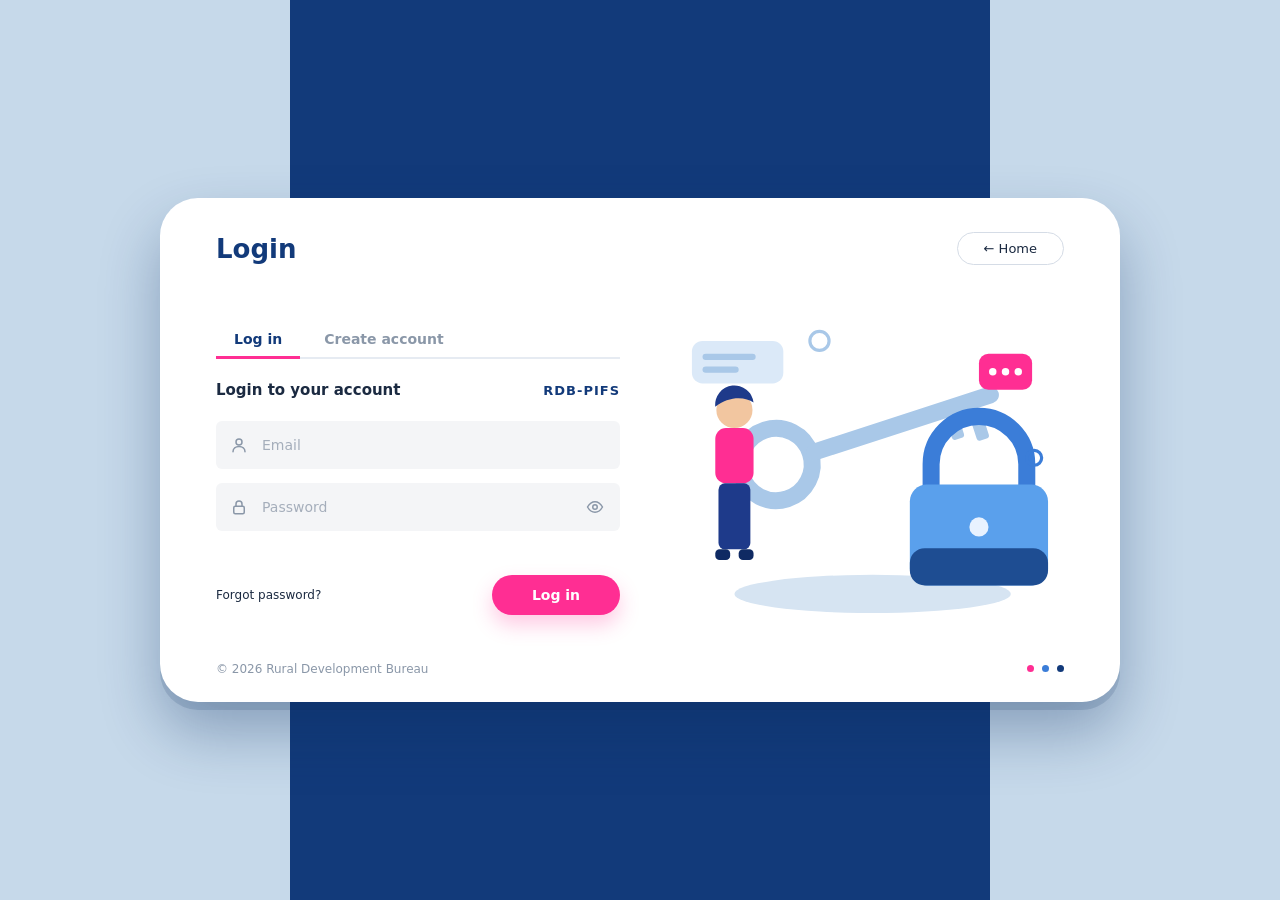
<file: add-project.html>
<!DOCTYPE html>
<html lang="en">
<head>
    <meta charset="UTF-8">
    <meta name="viewport" content="width=device-width, initial-scale=1.0">
<<<<<<< HEAD
    <title>RDB-PIFS | Add Project</title>
    <link rel="stylesheet" href="css/add-project.css">
    <script src="js/auth.js"></script>
    <script src="js/add-project.js" defer></script>
=======
    <title>RDB-PIFS | Project Management</title>
    <link rel="stylesheet" href="add-project.css">
    <script src="add-project.js" defer></script>
>>>>>>> df5dd00aa051ae69dc090580882ac9b2e7d2adc4
</head>
<body>

<header class="top-header">
    <a class="brand" href="index.html">
        <img src="https://rdb.gov.lk/static/media/logo.060498f8276ee7cfda0d.jpeg"
             alt="Rural Development Bureau Logo">
        <span>
            <strong>RDB-PIFS</strong>
            <small>Project Information System</small>
        </span>
    </a>
<<<<<<< HEAD
    <div class="header-actions">
        <a href="all-projects.html" class="back-link">All Projects</a>
        <a href="dashboard.html" class="back-link">← Dashboard</a>
    </div>
=======
    <a href="index.html" class="back-link">← Dashboard</a>
>>>>>>> df5dd00aa051ae69dc090580882ac9b2e7d2adc4
</header>

<main class="page-container">
    <div class="page-title">
        <div>
            <span class="eyebrow">RURAL DEVELOPMENT BUREAU</span>
            <h1>Project Information Management</h1>
            <p>Enter, manage, filter and report rural development project information.</p>
        </div>
    </div>

    <form id="projectForm">
        <section class="form-section">
            <h2>Project Information</h2>
            <p class="section-description">Enter the project identity and responsible officers.</p>

            <div class="form-grid">
                <div class="field">
                    <label for="projectId">Project Number / ID</label>
                    <input id="projectId" name="projectId"
                           placeholder="Auto-generated if left blank">
                </div>
                <div class="field">
                    <label for="projectName">Project Name *</label>
                    <input id="projectName" name="projectName" required>
                </div>
                <div class="field">
                    <label for="district">District *</label>
                    <select id="district" name="district" required>
                        <option value="">Select District</option>
                    </select>
                </div>
                <div class="field">
                    <label for="division">DS Division *</label>
                    <select id="division" name="division" required disabled>
                        <option value="">Select District First</option>
                    </select>
                </div>
                <div class="field">
                    <label for="gsDivision">GN Division *</label>
                    <select id="gsDivision" name="gsDivision" required disabled>
                        <option value="">Select DS Division First</option>
                    </select>
                </div>
                <div class="field">
                    <label for="sector">Development Sector *</label>
                    <select id="sector" name="sector" required>
                        <option value="">Select Sector</option>
                        <option>Road Development</option>
                        <option>Water Supply</option>
                        <option>Agriculture</option>
                        <option>Irrigation</option>
                        <option>Education</option>
                        <option>Health</option>
                        <option>Community Development</option>
                        <option>Housing</option>
                        <option>Livelihood Development</option>
                        <option>Other</option>
                    </select>
                </div>
                <div class="field">
                    <label for="responsiblePerson">Responsible Person</label>
                    <input id="responsiblePerson" name="responsiblePerson">
                </div>
                <div class="field">
                    <label for="projectDate">Project Date</label>
                    <input id="projectDate" name="projectDate" type="date">
                </div>
                <div class="field">
                    <label for="projectStatus">Overall Status *</label>
                    <select id="projectStatus" name="projectStatus" required>
                        <option>Pending</option>
                        <option>Ongoing</option>
                        <option>Completed</option>
                        <option>Rejected</option>
                    </select>
                </div>
<<<<<<< HEAD
                <div class="field">
                    <label for="progress">Progress (%)</label>
                    <input type="number" id="progress" name="progress" min="0" max="100" value="0">
                </div>
=======
>>>>>>> df5dd00aa051ae69dc090580882ac9b2e7d2adc4
                <div class="field full-width">
                    <label for="description">Project Description</label>
                    <textarea id="description" name="description" rows="3"
                        placeholder="Objectives, activities and expected benefits"></textarea>
                </div>
            </div>
        </section>

        <section class="form-section">
            <h2>Conceptual Approval — Annexure 01</h2>
            <p class="section-description">Record proposals received and decisions made during conceptual approval.</p>

            <div class="form-grid">
                <div class="field">
                    <label for="receivedDS">DS proposals received</label>
                    <input type="number" id="receivedDS" name="receivedDS" min="0" value="0">
                </div>
                <div class="field">
                    <label for="receivedGN">GN proposals received</label>
                    <input type="number" id="receivedGN" name="receivedGN" min="0" value="0">
                </div>
                <div class="field">
                    <label for="approvedGN">GN divisions approved</label>
                    <input type="number" id="approvedGN" name="approvedGN" min="0" value="0">
                </div>
                <div class="field">
                    <label for="rejectedGN">GN divisions rejected</label>
                    <input type="number" id="rejectedGN" name="rejectedGN" min="0" value="0">
                </div>
                <div class="field">
                    <label for="conceptProjects">Total projects</label>
                    <input type="number" id="conceptProjects" name="conceptProjects" min="0" value="0">
                </div>
                <div class="field">
                    <label for="estimatedCost">Estimated cost (LKR)</label>
                    <input type="number" id="estimatedCost" name="estimatedCost"
                           min="0" step="0.01" value="0">
                </div>
            </div>
        </section>

        <section class="form-section">
            <h2>Approved to Implement — Annexure 02</h2>
            <p class="section-description">Record approved proposals, beneficiaries and project costs.</p>

            <div class="form-grid">
                <div class="field">
                    <label for="approvedDS">DS proposals approved</label>
                    <input type="number" id="approvedDS" name="approvedDS" min="0" value="0">
                </div>
                <div class="field">
                    <label for="approvedGS">GN proposals approved</label>
                    <input type="number" id="approvedGS" name="approvedGS" min="0" value="0">
                </div>
                <div class="field">
                    <label for="approvedProjects">Projects approved</label>
                    <input type="number" id="approvedProjects" name="approvedProjects" min="0" value="0">
                </div>
                <div class="field">
                    <label for="beneficiaries">Direct beneficiaries</label>
                    <input type="number" id="beneficiaries" name="beneficiaries" min="0" value="0">
                </div>
                <div class="field">
                    <label for="projectValue">Project value (LKR)</label>
                    <input type="number" id="projectValue" name="projectValue"
                           min="0" step="0.01" value="0">
                </div>
                <div class="field">
                    <label for="approvedCost">Approved cost (LKR)</label>
                    <input type="number" id="approvedCost" name="approvedCost"
                           min="0" step="0.01" value="0">
                </div>
                <div class="field">
                    <label for="uncoveredDivisions">Divisions not covered by Praja Shakthi</label>
                    <input type="number" id="uncoveredDivisions"
                           name="uncoveredDivisions" min="0" value="0">
                </div>
                <div class="field">
                    <label for="approvedProjectValue">Approved project value (LKR)</label>
                    <input type="number" id="approvedProjectValue"
                           name="approvedProjectValue" min="0" step="0.01" value="0">
                </div>
            </div>
        </section>

        <section class="form-section">
            <h2>Allocation and Special Projects</h2>
            <p class="section-description">Record financial allocations, CDCs and tractor-related projects.</p>

            <div class="form-grid">
                <div class="field">
                    <label for="approvedAllocation">Approved allocation (LKR)</label>
                    <input type="number" id="approvedAllocation"
                           name="approvedAllocation" min="0" step="0.01" value="0">
                </div>
                <div class="field">
                    <label for="cdcsEstablished">CDCs established</label>
                    <input type="number" id="cdcsEstablished"
                           name="cdcsEstablished" min="0" value="0">
                </div>
                <div class="field">
                    <label for="tractorProjects">Number of tractor projects</label>
                    <input type="number" id="tractorProjects"
                           name="tractorProjects" min="0" value="0">
                </div>
                <div class="field">
                    <label for="tractorDetails">Tractor project details</label>
                    <select id="tractorDetails" name="tractorDetails">
                        <option value="">Select details</option>
                        <option>New tractor project</option>
                        <option>Tractor purchase</option>
                        <option>Tractor allocation</option>
                        <option>Repair or maintenance</option>
                        <option>Other</option>
                        <option>Not applicable</option>
                    </select>
                </div>
                <div class="field">
                    <label for="tractorQuantity">Number of tractors</label>
                    <input type="number" id="tractorQuantity"
                           name="tractorQuantity" min="0" value="0">
                </div>
                <div class="field">
                    <label for="tractorCost">Tractor project cost (LKR)</label>
                    <input type="number" id="tractorCost" name="tractorCost"
                           min="0" step="0.01" value="0">
                </div>
            </div>
        </section>

        <div class="form-actions">
            <button type="reset" class="btn btn-light">Clear Form</button>
            <button type="submit" class="btn btn-primary">Save Project</button>
        </div>
        <p id="formMessage" role="status" aria-live="polite"></p>
    </form>

<<<<<<< HEAD
    <section class="report-section">
        <div class="report-heading">
            <div>
                <h2>Project Records & Reports</h2>
                <p>Filter saved records and export the matching results.</p>
            </div>
            <button type="button" id="exportReport" class="btn btn-success">
                Export CSV Report
            </button>
        </div>

        <div class="filter-grid">
            <div class="field">
                <label for="searchProjects">Search</label>
                <input id="searchProjects" placeholder="Project name or ID">
            </div>
            <div class="field">
                <label for="filterDistrict">District</label>
                <select id="filterDistrict">
                    <option value="">All Districts</option>
                </select>
            </div>
            <div class="field">
                <label for="filterStatus">Status</label>
                <select id="filterStatus">
                    <option value="">All Statuses</option>
                    <option>Pending</option>
                    <option>Ongoing</option>
                    <option>Completed</option>
                    <option>Rejected</option>
                </select>
            </div>
            <div class="field">
                <label for="filterFrom">From date</label>
                <input type="date" id="filterFrom">
            </div>
            <div class="field">
                <label for="filterTo">To date</label>
                <input type="date" id="filterTo">
            </div>
            <div class="field filter-button-field">
                <label>&nbsp;</label>
                <button type="button" id="clearFilters" class="btn btn-light">
                    Clear Filters
                </button>
            </div>
        </div>

        <div class="table-wrap">
            <table>
                <thead>
                    <tr>
                        <th>Project ID</th>
                        <th>Project Name</th>
                        <th>District</th>
                        <th>DS Division</th>
                        <th>GN Division</th>
                        <th>Status</th>
                        <th>Estimated Cost (LKR)</th>
                        <th>Actions</th>
                    </tr>
                </thead>
                <tbody id="projectTableBody"></tbody>
            </table>
        </div>
        <p id="recordCount" class="record-count">No saved records.</p>
    </section>
=======
>>>>>>> df5dd00aa051ae69dc090580882ac9b2e7d2adc4

    <footer>
        © <span id="year"></span> RDB-PIFS · Rural Development Bureau
    </footer>
</main>
</body>
</html>
</file>
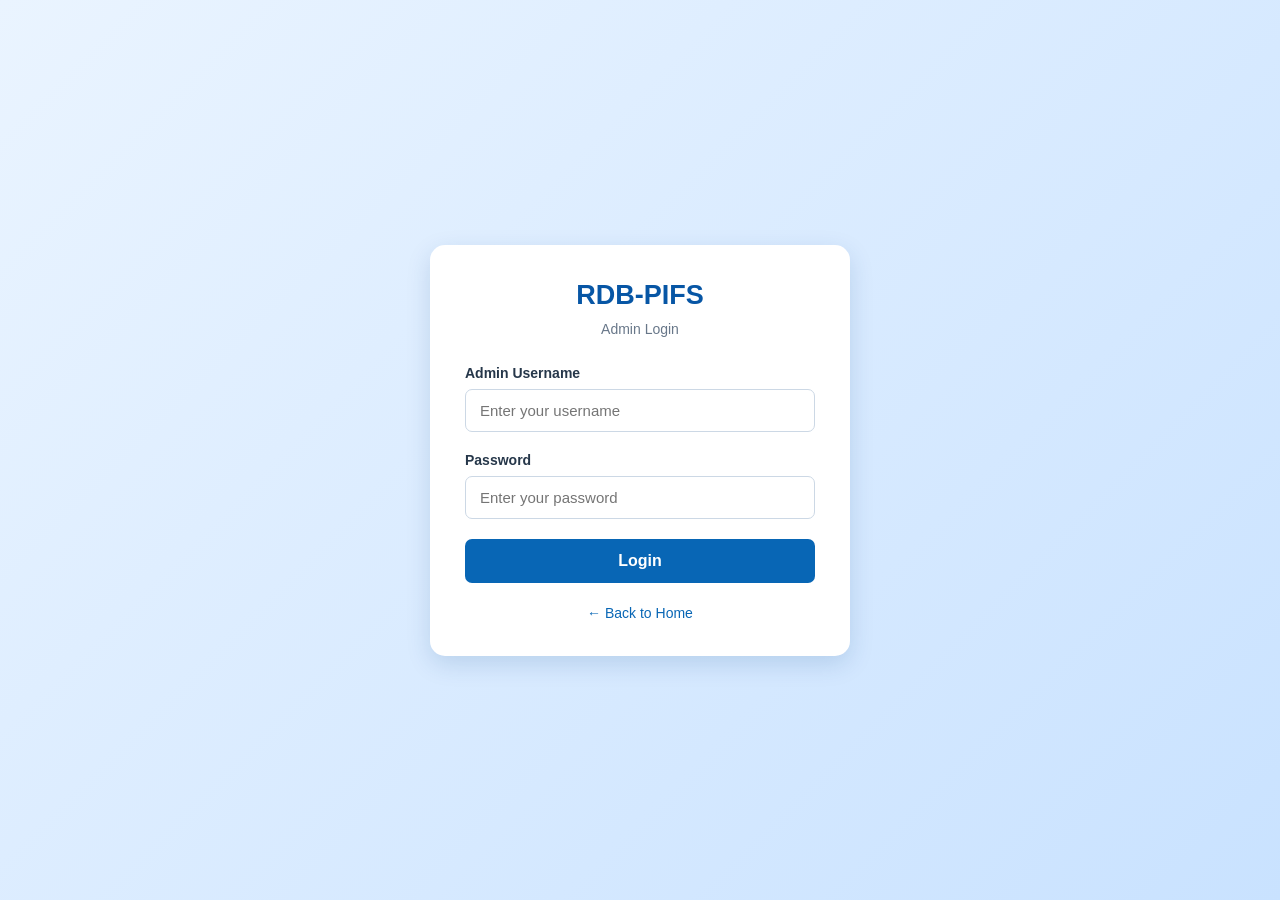
<file: admin-login.html>
<!DOCTYPE html>
<html lang="en">
<head>
    <meta charset="UTF-8">
    <meta name="viewport" content="width=device-width, initial-scale=1.0">

    <title>Admin Login | RDB-PIFS</title>

    <!-- Connect CSS file -->
    <link rel="stylesheet" href="login.css">
    
</head>

<body>

    <div class="login-container">

        <h1>RDB-PIFS</h1>

        <p class="login-subtitle">
            Admin Login
        </p>

        <form id="loginForm">

            <label for="username">Admin Username</label>
            <input
                type="text"
                id="username"
                name="username"
                placeholder="Enter your username"
                autocomplete="username"
                required
            >

            <label for="password">Password</label>
            <input
                type="password"
                id="password"
                name="password"
                placeholder="Enter your password"
                autocomplete="current-password"
                required
            >

            <button type="submit">Login</button>

            <p id="loginMessage" role="alert"></p>

        </form>

        <a href="home.html" class="back-home">
            ← Back to Home
        </a>

    </div>

    <!-- Connect JavaScript file -->
    <script src="login.js"></script>

</body>
</html>
</file>
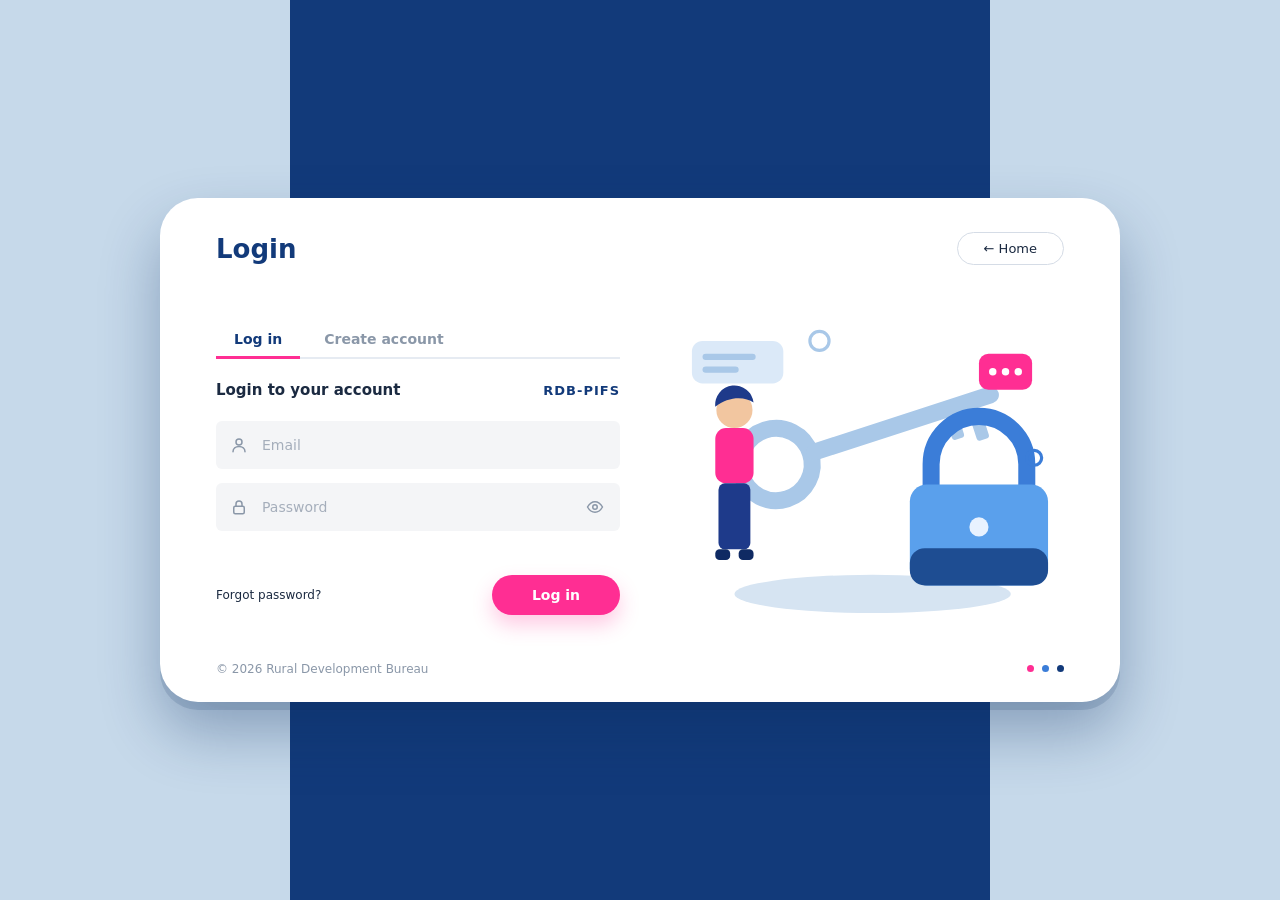
<file: all-projects.html>
<!DOCTYPE html>
<html lang="en">
<head>
    <meta charset="UTF-8">
    <meta name="viewport" content="width=device-width, initial-scale=1.0">

    <title>RDB-PIFS | All Projects</title>

    <link rel="stylesheet" href="css/add-project.css">
    <link rel="stylesheet" href="css/all-projects.css">

    <script src="js/auth.js"></script>
    <script src="js/all-projects.js" defer></script>
</head>
<body>

    <!-- Header -->
    <header class="top-header">
        <a class="brand" href="index.html">
            <img
                src="https://rdb.gov.lk/static/media/logo.060498f8276ee7cfda0d.jpeg"
                alt="Rural Development Bureau Logo"
            >
            <span>
                <strong>RDB-PIFS</strong>
                <small>Project Information System</small>
            </span>
        </a>

        <div class="header-actions">
            <a href="dashboard.html" class="back-link">← Dashboard</a>

            <a href="add-project.html" class="btn btn-add">
                + Add Project
            </a>
        </div>
    </header>

    <!-- Main Content -->
    <main class="projects-container">

        <section class="report-section">

            <div class="report-heading">
                <div>
                    <h2>All Project Records & Reports</h2>
                    <p>Filter saved records and export the matching results.</p>
                </div>

                <button
                    type="button"
                    id="exportReport"
                    class="btn btn-success"
                >
                    Export CSV Report
                </button>
            </div>

            <!-- Filters -->
            <div class="filter-grid">

                <div class="field">
                    <label for="searchProjects">Search</label>
                    <input
                        type="text"
                        id="searchProjects"
                        placeholder="Project name or ID"
                    >
                </div>

                <div class="field">
                    <label for="filterDistrict">District</label>
                    <select id="filterDistrict">
                        <option value="">All Districts</option>
                    </select>
                </div>

                <div class="field">
                    <label for="filterStatus">Status</label>
                    <select id="filterStatus">
                        <option value="">All Statuses</option>
                        <option value="Pending">Pending</option>
                        <option value="Ongoing">Ongoing</option>
                        <option value="Completed">Completed</option>
                        <option value="Rejected">Rejected</option>
                    </select>
                </div>

                <div class="field">
                    <label for="filterFrom">From date</label>
                    <input type="date" id="filterFrom">
                </div>

                <div class="field">
                    <label for="filterTo">To date</label>
                    <input type="date" id="filterTo">
                </div>

                <div class="field filter-button-field">
                    <label>&nbsp;</label>
                    <button
                        type="button"
                        id="clearFilters"
                        class="btn btn-light"
                    >
                        Clear Filters
                    </button>
                </div>

            </div>

            <!-- Project Table -->
            <div class="table-wrap">
                <table>
                    <thead>
                        <tr>
                            <th>Project ID</th>
                            <th>Project Name</th>
                            <th>District</th>
                            <th>DS Division</th>
                            <th>GN Division</th>
                            <th>Status</th>
                            <th>Estimated Cost (LKR)</th>
                            <th>Actions</th>
                        </tr>
                    </thead>

                    <tbody id="projectTableBody">
                        <!-- Project records loaded using JavaScript -->
                    </tbody>
                </table>
            </div>

            <p id="recordCount" class="record-count">
                No saved records.
            </p>

        </section>

    </main>

</body>
</html>
</file>
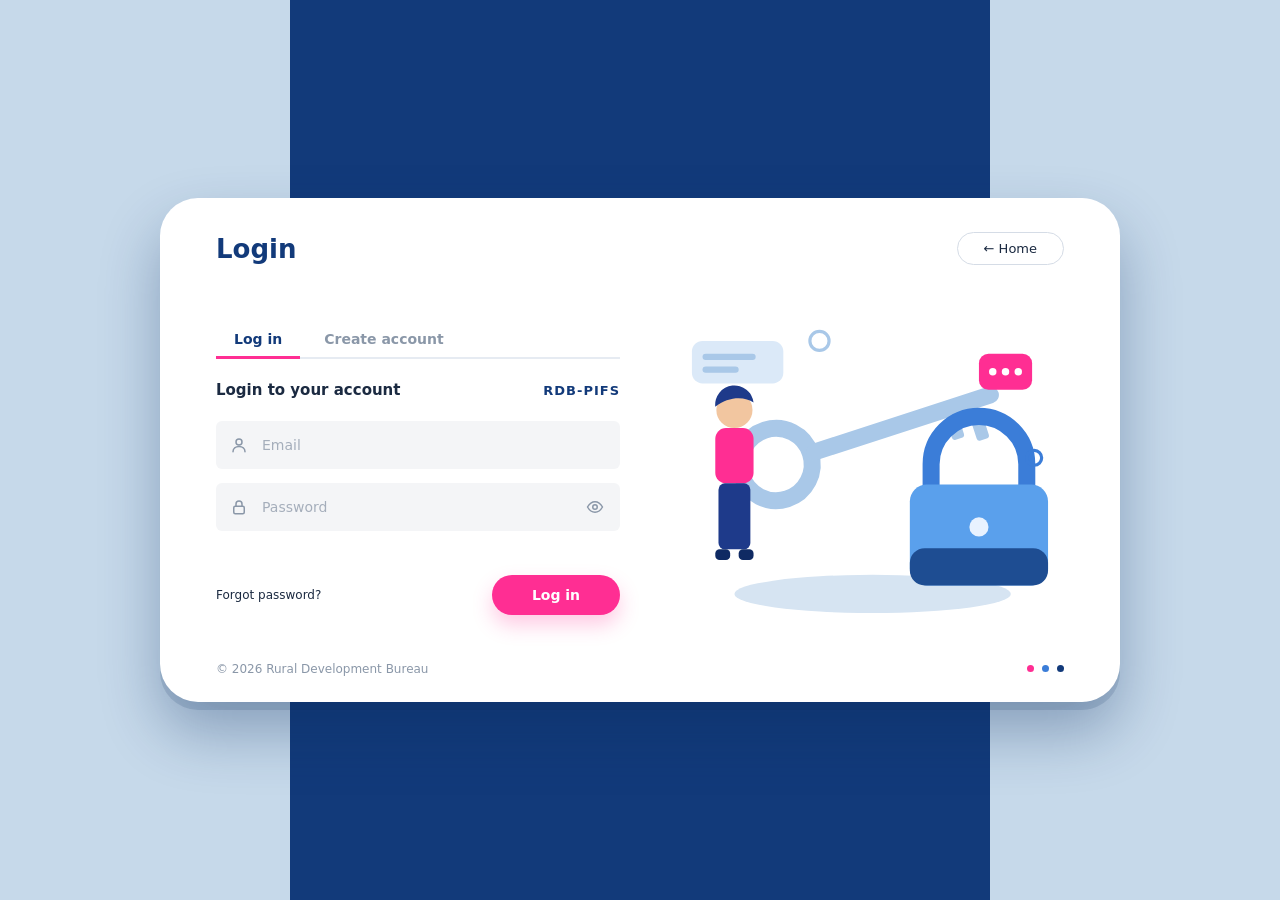
<file: dashboard.html>
<!DOCTYPE html>
<html lang="en">
<head>
    <meta charset="UTF-8">
    <meta name="viewport" content="width=device-width, initial-scale=1.0">
    <title>RDB-PIFS | Dashboard</title>
    <link rel="stylesheet" href="css/style.css">
    <link rel="stylesheet" href="css/dashboard.css">
    <script src="js/auth.js"></script>
    <script src="js/main.js" defer></script>
    <script src="js/dashboard.js" defer></script>
</head>
<body>

<header class="site-header">
    <a class="brand" href="index.html">
        <img class="brand-logo" src="https://rdb.gov.lk/static/media/logo.060498f8276ee7cfda0d.jpeg" alt="Rural Development Bureau logo">
        <span>RDB-PIFS</span>
    </a>
    <button class="nav-toggle" type="button" aria-label="Open menu" aria-expanded="false">&#9776;</button>
    <nav class="site-nav" id="siteNav">
        <a href="dashboard.html" class="active">Dashboard</a>
        
        <a href="districts.html">District Summary</a>
        <a href="#progress-charts">Progress</a>
        <a href="#concept-summary">Concept Approval</a>
        <a href="#implementation-summary">Implementation</a>
        <a href="all-projects.html">All Projects</a>
        <a href="add-project.html">+ Add Project</a>
        
        <a href="login.html" class="btn-login" data-logout>Logout</a>
    </nav>
</header>

<main class="dash-main">
    <h1>Dashboard</h1>

    <section class="summary-cards">
        <div class="card"><span>Total projects</span><strong id="totalProjects">0</strong></div>
        <div class="card"><span>Pending</span><strong id="pendingProjects">0</strong></div>
        <div class="card"><span>Ongoing</span><strong id="ongoingProjects">0</strong></div>
        <div class="card"><span>Completed</span><strong id="completedProjects">0</strong></div>
        <div class="card"><span>Rejected</span><strong id="rejectedProjects">0</strong></div>
    </section>

    <section class="panel" id="progress-charts">
        <h2>Project progress</h2>
        <p class="muted">Based on the saved project records.</p>

        <div class="overall">
            <div class="overall-head"><span>Average progress of all projects</span><strong id="avgProgress">0%</strong></div>
            <div class="bar-track big"><div class="bar-fill fill-progress" id="avgProgressBar" style="width:0%"></div></div>
        </div>

        <div class="chart-grid">
            <div>
                <h3>Projects by status</h3>
                <div id="statusChart" class="chart"></div>
            </div>
            <div>
                <h3>Status by district</h3>
                <div id="districtChart" class="chart"></div>
                <div class="legend">
                    <span><i class="fill-pending"></i>Pending</span><span><i class="fill-ongoing"></i>Ongoing</span>
                    <span><i class="fill-completed"></i>Completed</span><span><i class="fill-rejected"></i>Rejected</span>
                </div>
            </div>
        </div>

        <h3>Progress of each project (latest 10)</h3>
        <div id="projectProgressChart" class="chart"></div>
    </section>

    <section class="panel" id="concept-summary">
        <h2>Concept approval (Annexure 01)</h2>
        <div class="totals">
            <div><span>DS proposals received</span><strong data-sum="receivedDS">0</strong></div>
            <div><span>GN proposals received</span><strong data-sum="receivedGN">0</strong></div>
            <div><span>GN approved</span><strong data-sum="approvedGN">0</strong></div>
            <div><span>GN rejected</span><strong data-sum="rejectedGN">0</strong></div>
            <div><span>Estimated cost (LKR)</span><strong data-sum="estimatedCost">0</strong></div>
        </div>
    </section>

    <section class="panel" id="implementation-summary">
        <h2>Approved to implement (Annexure 02)</h2>
        <div class="totals">
            <div><span>Projects approved</span><strong data-sum="approvedProjects">0</strong></div>
            <div><span>Direct beneficiaries</span><strong data-sum="beneficiaries">0</strong></div>
            <div><span>Approved cost (LKR)</span><strong data-sum="approvedCost">0</strong></div>
            <div><span>Approved allocation (LKR)</span><strong data-sum="approvedAllocation">0</strong></div>
            <div><span>CDCs established</span><strong data-sum="cdcsEstablished">0</strong></div>
        </div>
    </section>

    <section class="panel table-panel" id="division-summary">
        <div class="table-heading">
            <div>
                <h2>Project records</h2>
                <p id="recordCount" class="muted"></p>
            </div>
            <div class="table-buttons">
                <button type="button" id="refreshBtn" class="btn btn-light">Refresh</button>
                <button type="button" id="exportBtn" class="btn btn-success">Export CSV</button>
            </div>
        </div>

        <div class="filters">
            <div class="filter-field">
                <label for="searchInput">Search</label>
                <input id="searchInput" placeholder="Search any column">
            </div>
            <div class="filter-field">
                <label for="districtFilter">District</label>
                <select id="districtFilter"><option value="">All Districts</option></select>
            </div>
            <div class="filter-field">
                <label for="statusFilter">Status</label>
                <select id="statusFilter">
                    <option value="">All Statuses</option>
                    <option>Pending</option>
                    <option>Ongoing</option>
                    <option>Completed</option>
                    <option>Rejected</option>
                </select>
            </div>
            <button type="button" id="clearFilters" class="btn btn-light">Clear Filters</button>
        </div>

        <div class="table-scroll">
            <table>
                <thead id="tableHead"></thead>
                <tbody id="projectsTableBody"></tbody>
            </table>
        </div>
        <p id="emptyState" class="muted" hidden>No matching projects. <a href="add-project.html">Add a project</a>.</p>
    </section>
</main>

<footer class="site-footer">
    <div class="footer-grid">
        <div>
            <h3>Quick Links</h3>
            <ul>
                <li><a href="index.html">Home</a></li>
                <li><a href="about.html">About Us</a></li>
                <li><a href="all-projects.html">Projects</a></li>
                <li><a href="dashboard.html">Dashboard</a></li>
                <li><a href="login.html">Login</a></li>
            </ul>
        </div>
        <div>
            <h3>Important Links</h3>
            <ul>
                <li><a href="https://rdb.gov.lk" target="_blank" rel="noopener">Rural Development Bureau website</a></li>
                <li><a href="https://www.gov.lk" target="_blank" rel="noopener">Sri Lanka Government portal</a></li>
                <li><a href="about.html#rti">Right to Information officers</a></li>
            </ul>
        </div>
        <div>
            <h3>Contact Information</h3>
            <address>
                Rural Development Bureau,<br>
                9th Floor, Sethsiripaya Stage II<br>
                Tel: +94 112887831<br>
                Email: <a href="mailto:dir.rdb.mrsc@sltnet.lk">dir.rdb.mrsc@sltnet.lk</a>
            </address>
        </div>
    </div>
    <p class="footer-bottom">&copy; <span id="year"></span> Rural Development Bureau. All rights reserved.</p>
</footer>
</body>
</html>
</file>
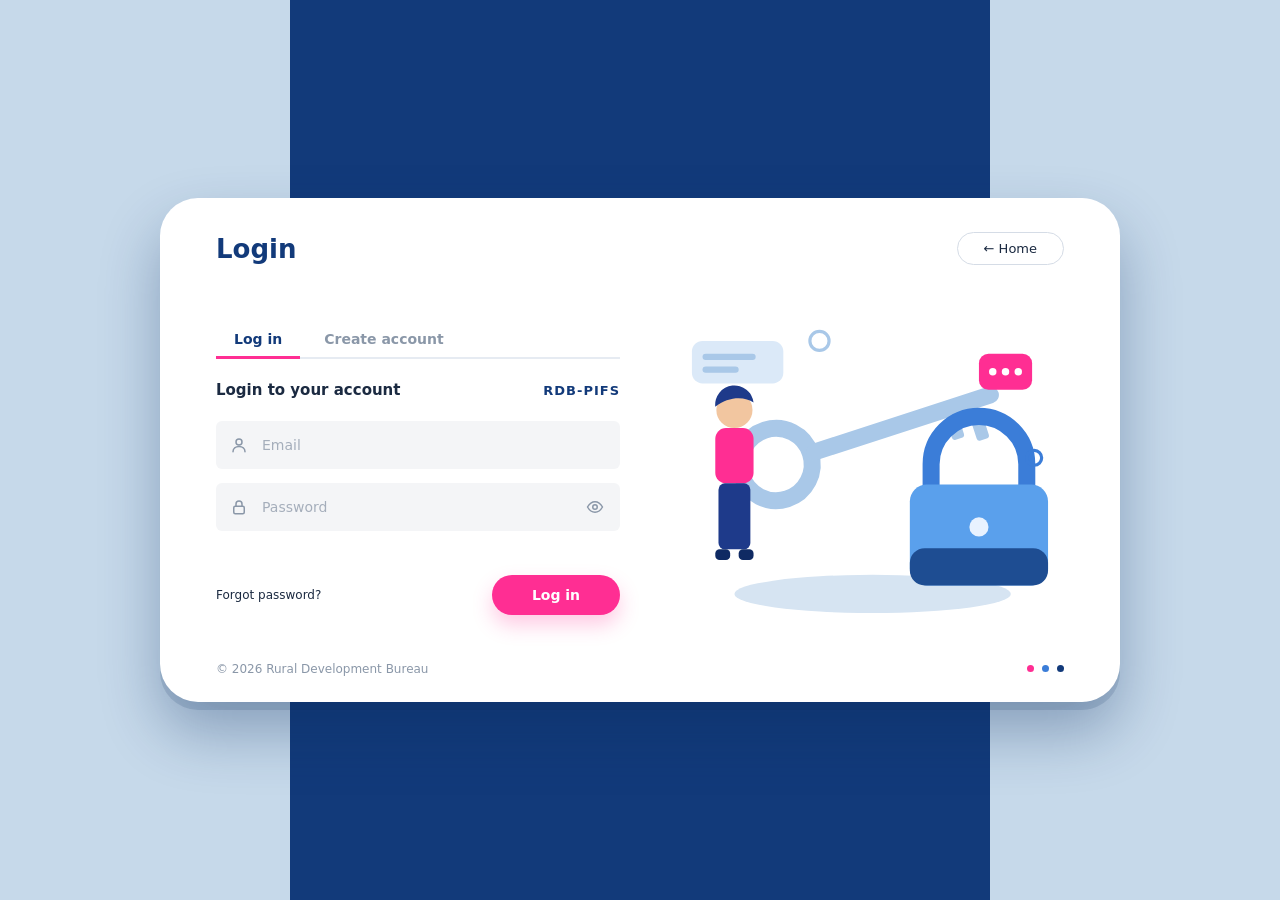
<file: district-summary.html>
<!DOCTYPE html>
<html lang="en">
<head>
    <meta charset="UTF-8">
    <meta name="viewport" content="width=device-width, initial-scale=1.0">
    <title>RDB-PIFS | District</title>

    <link rel="stylesheet" href="css/style.css">             <!-- header + footer -->
    <link rel="stylesheet" href="css/district-summary.css">  <!-- this page -->
    <script src="js/auth.js"></script>
    <script src="js/main.js" defer></script>
    <script src="js/district-summary.js" defer></script>
</head>
<body>

<!-- ===== HEADER (same as dashboard.html) ===== -->
<header class="site-header">
    <a class="brand" href="index.html">
        <img class="brand-logo" src="https://rdb.gov.lk/static/media/logo.060498f8276ee7cfda0d.jpeg" alt="Rural Development Bureau logo">
        <span>RDB-PIFS</span>
    </a>
    <button class="nav-toggle" type="button" aria-label="Open menu" aria-expanded="false">&#9776;</button>
    <nav class="site-nav" id="siteNav">
        <a href="dashboard.html">Dashboard</a>
        <a href="districts.html" class="active">District Summary</a>
        <a href="dashboard.html#progress-charts">Progress</a>
        <a href="dashboard.html#concept-summary">Concept Approval</a>
        <a href="dashboard.html#implementation-summary">Implementation</a>
        <a href="all-projects.html">All Projects</a>
        <a href="add-project.html">+ Add Project</a>
        <a href="login.html" class="btn-login" data-logout>Logout</a>
    </nav>
</header>

<main class="dpage">

    <!-- ===== BACK BUTTON (goes to the 25 districts page) ===== -->
    <a class="btn-back" href="districts.html">&larr; Back to all districts</a>

    <!-- ===== 3 BUTTONS ===== -->
    <div class="top-buttons">
        <button type="button" class="tb tb-approved" id="btnApproved" aria-pressed="true">All approved projects</button>
        <button type="button" class="tb tb-summary" id="btnSummary" aria-pressed="false">District summary</button>
        <a class="tb tb-add" id="btnAdd" href="add-project.html">Add project</a>
    </div>

    <h1 class="dname"><span id="distEn"></span></h1>

    <!-- =====================================================
         VIEW 1: ALL APPROVED PROJECTS (Format 02)
         ===================================================== -->
    <section id="viewApproved" class="card-table">

        <div class="sheet-info">
            <p><b>Programme</b> - 'Prajashakthi' National Movement to Eradicate Poverty</p>
            <p><b>Expenditure Head</b> - 124-2-05-001-2202</p>
            <p><b>District</b> - <span class="distSi"></span></p>
            <p class="note">See the instruction sheet for criteria related to reporting physical progress.</p>
            <p class="sheet-title">Projects approved under Format 02 of Guideline 1/2026</p>
        </div>

        <div class="table-scroll">
            <table class="sheet wide">
                <thead>
                    <tr>
                        <th rowspan="2">S/N</th>
                        <th rowspan="2">Date of the Project Approved</th>
                        <th rowspan="2">District</th>
                        <th rowspan="2">DS Division</th>
                        <th rowspan="2">CDC</th>
                        <th rowspan="2">Project Name</th>
                        <th rowspan="2">Development Approach</th>
                        <th rowspan="2">Sector</th>
                        <th rowspan="2">Sub Sector</th>
                        <th colspan="2">Purchasing of Machinery, Plants and Animals</th>
                        <th rowspan="2">Main Product/s</th>
                        <th rowspan="2">Contribution to Production Economy (No of Units)</th>
                        <th colspan="2">No of Beneficiaries</th>
                        <th rowspan="2">Approved Allocation (Rs.)</th>
                        <th rowspan="2">Physical Progress (%)</th>
                        <th colspan="5">Financial Progress (Rs.)</th>
                        <th rowspan="2">Remarks</th>
                        <th rowspan="2">Format 02</th>
                    </tr>
                    <tr>
                        <th>Item</th>
                        <th>Quantity</th>
                        <th>Direct Beneficiaries</th>
                        <th>Indirect Beneficiaries</th>
                        <th>Mobilization Advance</th>
                        <th>First Payment</th>
                        <th>Second Payment</th>
                        <th>Third Payment</th>
                        <th>Final Payment</th>
                    </tr>
                    <tr class="numrow" id="numRow"></tr>
                </thead>
                <tbody id="approvedBody"></tbody>
            </table>
        </div>
        <p class="empty" id="emptyApproved" hidden>No approved projects saved for this district yet.</p>
    </section>

    <!-- =====================================================
         VIEW 2: DISTRICT SUMMARY (DS division summary)
         ===================================================== -->
    <section id="viewSummary" class="card-table" hidden>

        <div class="sheet-info center">
            <p class="sheet-title">'Prajashakthi' National Movement to Eradicate Poverty - Implementation of Development Projects - 2026</p>
            <p>Progress as at <span id="asAt2"></span></p>
            <p><b>District</b> - <span class="distSi"></span></p>
        </div>

        <div class="table-scroll">
            <table class="sheet wide">
                <thead>
                    <tr>
                        <th rowspan="2">#</th>
                        <th rowspan="2">DS Division</th>
                        <th rowspan="2">No. of Approved Projects</th>
                        <th rowspan="2">No. of Direct Beneficiaries</th>
                        <th rowspan="2">Approved Allocation (Rs.)</th>
                        <th colspan="10">Physical Stage</th>
                        <th rowspan="2">Physical Progress (%)</th>
                        <th colspan="5">Financial Progress</th>
                        <th rowspan="2">Financial Progress (%)</th>
                    </tr>
                    <tr>
                        <th>A</th><th>B1</th><th>B2</th><th>B3</th><th>B4</th>
                        <th>C</th><th>D</th><th>E</th><th>F</th><th>G</th>
                        <th>Mobilization Advance (Rs.)</th>
                        <th>First Payment (Rs.)</th>
                        <th>Second Payment (Rs.)</th>
                        <th>Third Payment (Rs.)</th>
                        <th>Final Payment (Rs.)</th>
                    </tr>
                </thead>
                <tbody id="summaryBody"></tbody>
            </table>
        </div>
        <p class="empty" id="emptySummary" hidden>No approved projects saved for this district yet.</p>
    </section>

</main>

<!-- ===== FOOTER (same as dashboard.html) ===== -->
<footer class="site-footer">
    <p class="footer-bottom">&copy; <span id="year"></span> Rural Development Bureau. All rights reserved.</p>
</footer>

</body>
</html>
</file>
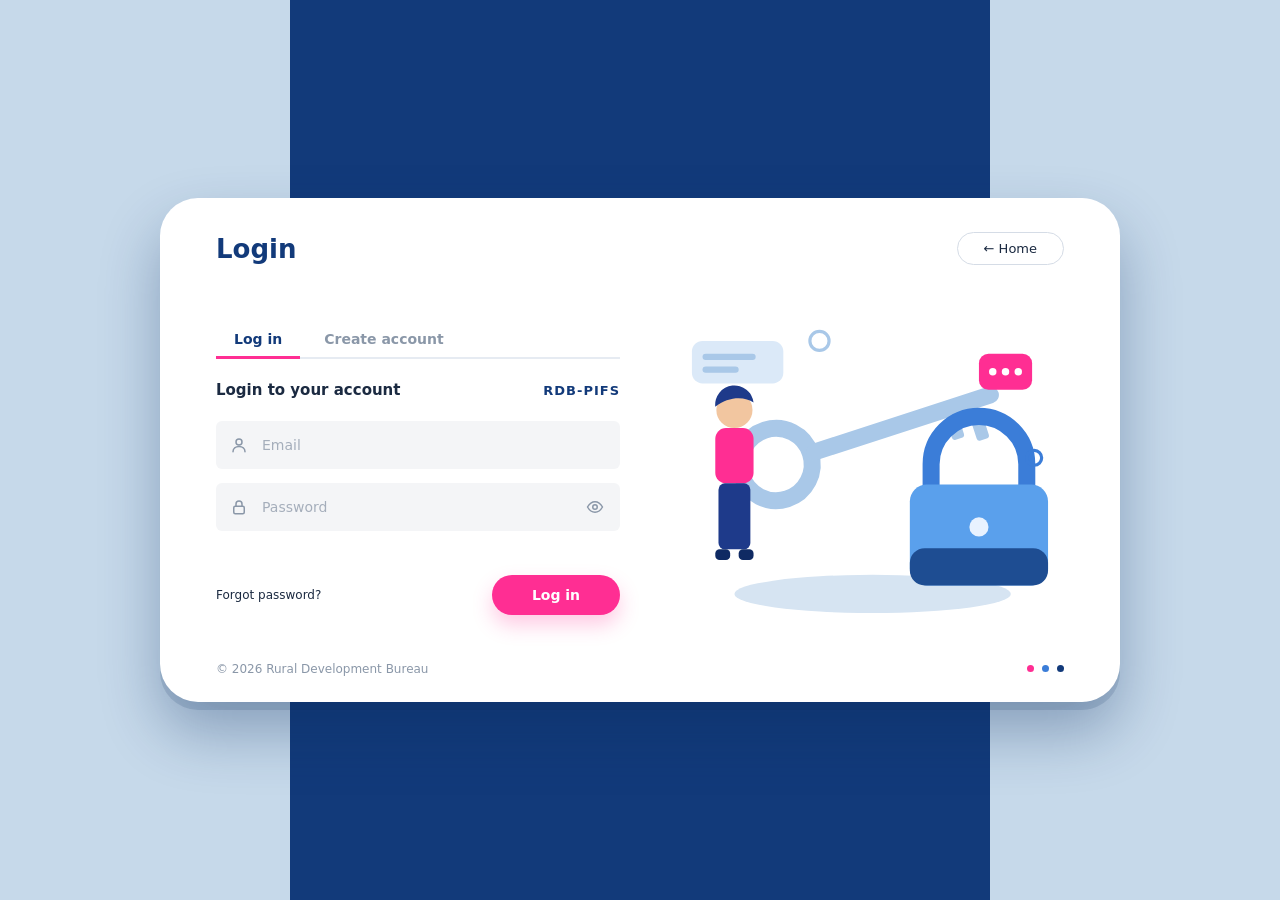
<file: login.html>
<!DOCTYPE html>
<html lang="en">
<head>
    <meta charset="UTF-8">
    <meta name="viewport" content="width=device-width, initial-scale=1.0">
    <title>RDB-PIFS | Login</title>
    <link rel="stylesheet" href="css/login.css">
    <script src="js/login.js" defer></script>
</head>
<body>

<main class="login-card" id="card">
    <header class="card-top">
        <h1 id="pageTitle">Login</h1>
        <a class="pill-outline" href="index.html">&larr; Home</a>
    </header>

    <div class="card-body">
        <div class="forms">

            <!-- ===== TABS: switch between Log in and Create account ===== -->
            <div class="tabs">
                <button type="button" class="tab on" data-show="login">Log in</button>
                <button type="button" class="tab" data-show="signup">Create account</button>
            </div>

            <!-- ===== PART 1: LOGIN FORM (admin and user) ===== -->
            <form id="loginForm" class="login-form" novalidate>
                <div class="form-head">
                    <h2>Login to your account</h2>
                    <span class="system-name">RDB-PIFS</span>
                </div>

                <div class="input-wrap">
                    <svg viewBox="0 0 24 24" aria-hidden="true"><circle cx="12" cy="8" r="4"/><path d="M4 21c0-4.4 3.6-7 8-7s8 2.6 8 7"/></svg>
                    <input id="loginEmail" type="email" placeholder="Email"
                           autocomplete="username" aria-label="Email" required>
                </div>

                <div class="input-wrap">
                    <svg viewBox="0 0 24 24" aria-hidden="true"><rect x="5" y="11" width="14" height="10" rx="2"/><path d="M8 11V8a4 4 0 0 1 8 0v3"/></svg>
                    <input id="loginPassword" type="password" placeholder="Password"
                           autocomplete="current-password" aria-label="Password" required>
                    <button type="button" class="eye" aria-label="Show password">
                        <svg viewBox="0 0 24 24" aria-hidden="true"><path d="M2 12s4-7 10-7 10 7 10 7-4 7-10 7S2 12 2 12z"/><circle cx="12" cy="12" r="3"/></svg>
                    </button>
                </div>

                <p id="loginMessage" class="message" role="alert"></p>

                <div class="form-actions">
                    <a href="#" id="forgotLink" class="forgot">Forgot password?</a>
                    <button type="submit" class="btn-login">Log in</button>
                </div>
            </form>

            <!-- ===== PART 2: CREATE ACCOUNT FORM (user accounts only) ===== -->
            <form id="signupForm" class="login-form" novalidate hidden>
                <div class="form-head">
                    <h2>Create a user account</h2>
                    <span class="system-name">RDB-PIFS</span>
                </div>

                <!-- Position -->
                <label for="position">Position</label>
                <select id="position" class="plain" required>
                    <option value="">Select your position</option>

                    <optgroup label="Ministry level">
                        <option>Secretary to the Ministry</option>
                        <option>Additional Secretary</option>
                        <option>Director General</option>
                        <option>Director</option>
                        <option>Deputy Director</option>
                        <option>Assistant Director</option>
                        <option>Senior Assistant Secretary</option>
                        <option>Assistant Secretary</option>
                        <option>Chief Accountant</option>
                        <option>Accountant</option>
                        <option>Planning Officer</option>
                        <option>Monitoring &amp; Evaluation Officer</option>
                        <option>Programme Officer</option>
                        <option>Development Officer</option>
                        <option>IT Officer</option>
                        <option>Management Assistant</option>
                    </optgroup>

                    <optgroup label="Divisional Secretariat level">
                        <option>Divisional Secretary</option>
                        <option>Additional Divisional Secretary</option>
                        <option>Assistant Divisional Secretary</option>
                        <option>Divisional Planning Officer</option>
                        <option>Divisional Accountant</option>
                        <option>Samurdhi Development Officer</option>
                        <option>Divisional Development Officer</option>
                        <option>Technical Officer</option>
                        <option>Divisional Management Assistant</option>
                    </optgroup>

                    <option>Other</option>
                </select>

                <!-- First and last name side by side -->
                <div class="row2">
                    <div>
                        <label for="firstName">First name</label>
                        <input id="firstName" class="plain" type="text" autocomplete="given-name" required>
                    </div>
                    <div>
                        <label for="lastName">Last name</label>
                        <input id="lastName" class="plain" type="text" autocomplete="family-name" required>
                    </div>
                </div>

                <!-- Ministry and workplace -->
                <label for="ministry">Ministry / institution</label>
                <select id="ministry" class="plain" required>
                    <option value="">Select ministry</option>
                    <option>Ministry of Rural Development, Social Security and Community Empowerment</option>
                    <option>Department of Samurdhi Development</option>
                    <option>Rural Development and Research Institute</option>
                    <option>Rural Development Bureau</option>
                    <option>Ministry of Public Administration</option>
                    <option>Ministry of Home Affairs</option>
                    <option>Ministry of Finance</option>
                    <option>Export Development Board</option>
                    <option>National Secretariat for Community Empowerment</option>
                    <option>Divisional Secretariat</option>
                    <option>Other</option>
                </select>

                <label for="organization">Organization / work place</label>
                <input id="organization" class="plain" type="text"
                       placeholder="e.g. Divisional Secretariat, Matara" required>

                <!-- Email -->
                <label for="signupEmail">Email</label>
                <input id="signupEmail" class="plain" type="email" autocomplete="email" required>

                <!-- Password with strength checks -->
                <label for="signupPassword">Password</label>
                <div class="input-wrap">
                    <input id="signupPassword" type="password" autocomplete="new-password" required>
                    <button type="button" class="eye" aria-label="Show password">
                        <svg viewBox="0 0 24 24" aria-hidden="true"><path d="M2 12s4-7 10-7 10 7 10 7-4 7-10 7S2 12 2 12z"/><circle cx="12" cy="12" r="3"/></svg>
                    </button>
                </div>

                <div class="meter"><i id="meterBar"></i></div>
                <small id="meterText" class="hint">Password strength</small>

                <ul id="rules" class="rules">
                    <li data-rule="len">10+ characters</li>
                    <li data-rule="upper">Capital letter</li>
                    <li data-rule="lower">Small letter</li>
                    <li data-rule="num">Number</li>
                    <li data-rule="sym">Symbol (! @ # $ ...)</li>
                </ul>

                <button type="button" id="suggestBtn" class="link-btn">Suggest a strong password</button>

                <label for="confirmPassword">Confirm password</label>
                <div class="input-wrap">
                    <input id="confirmPassword" type="password" autocomplete="new-password" required>
                    <button type="button" class="eye" aria-label="Show password">
                        <svg viewBox="0 0 24 24" aria-hidden="true"><path d="M2 12s4-7 10-7 10 7 10 7-4 7-10 7S2 12 2 12z"/><circle cx="12" cy="12" r="3"/></svg>
                    </button>
                </div>

                <p id="signupMessage" class="message" role="alert"></p>

                <div class="form-actions">
                    <span></span>
                    <button type="submit" class="btn-login">Create account</button>
                </div>
            </form>
        </div>

        <!-- Right: illustration (unchanged) -->
        <div class="illustration" aria-hidden="true">
            <svg viewBox="0 0 380 300">
                <ellipse cx="200" cy="268" rx="130" ry="18" fill="#d6e4f2"/>
                <g transform="rotate(-18 190 120)">
                    <circle cx="105" cy="120" r="34" fill="none" stroke="#a9c8e8" stroke-width="16"/>
                    <rect x="135" y="112" width="190" height="16" rx="8" fill="#a9c8e8"/>
                    <rect x="270" y="128" width="12" height="22" rx="3" fill="#a9c8e8"/>
                    <rect x="292" y="128" width="12" height="30" rx="3" fill="#a9c8e8"/>
                </g>
                <path d="M255 170v-24a45 45 0 0 1 90 0v24" fill="none" stroke="#3b7dd8" stroke-width="16" stroke-linecap="round"/>
                <rect x="235" y="165" width="130" height="95" rx="16" fill="#5aa0ec"/>
                <rect x="235" y="225" width="130" height="35" rx="14" fill="#1e4d92"/>
                <circle cx="300" cy="205" r="9" fill="#e8f2ff"/>
                <circle cx="70" cy="95" r="17" fill="#f2c6a0"/>
                <path d="M52 92a18 18 0 0 1 36-4c-8-6-24-6-36 4z" fill="#1e3a8a"/>
                <rect x="52" y="112" width="36" height="52" rx="10" fill="#ff2e93"/>
                <rect x="55" y="164" width="30" height="62" rx="6" fill="#1e3a8a"/>
                <rect x="52" y="226" width="14" height="10" rx="4" fill="#0f2a63"/>
                <rect x="74" y="226" width="14" height="10" rx="4" fill="#0f2a63"/>
                <rect x="30" y="30" width="86" height="40" rx="10" fill="#dbe9f8"/>
                <rect x="40" y="42" width="50" height="6" rx="3" fill="#a9c8e8"/>
                <rect x="40" y="54" width="34" height="6" rx="3" fill="#a9c8e8"/>
                <rect x="300" y="42" width="50" height="34" rx="9" fill="#ff2e93"/>
                <circle cx="313" cy="59" r="3.5" fill="#fff"/><circle cx="325" cy="59" r="3.5" fill="#fff"/><circle cx="337" cy="59" r="3.5" fill="#fff"/>
                <circle cx="352" cy="140" r="7" fill="none" stroke="#3b7dd8" stroke-width="3"/>
                <circle cx="150" cy="30" r="9" fill="none" stroke="#a9c8e8" stroke-width="3"/>
            </svg>
        </div>
    </div>

    <footer class="card-bottom">
        <span>&copy; <span id="year"></span> Rural Development Bureau</span>
        <span class="dots"><i></i><i></i><i></i></span>
    </footer>
</main>

</body>
</html>
</file>
<file: css/add-project.css>
* {
    box-sizing: border-box;
    margin: 0;
    padding: 0;
}

:root {
    --blue: #2563eb;
    --purple: #7c3aed;
    --green: #059669;
    --ink: #1e293b;
    --muted: #64748b;
    --line: #e2e8f0;
    --page: #f3f6fc;
}

body {
    font-family: "Segoe UI", Arial, sans-serif;
    background: var(--page);
    color: var(--ink);
    font-size: 14px;
    line-height: 1.6;
}

.top-header {
    min-height: 78px;
    padding: 12px 5%;
    background: linear-gradient(110deg, #123a8c, #2563eb, #7044d9);
    color: white;
    display: flex;
    align-items: center;
    justify-content: space-between;
    gap: 18px;
    box-shadow: 0 4px 15px #1d4ed826;
}

.brand {
    display: flex;
    align-items: center;
    gap: 12px;
    color: white;
    text-decoration: none;
}

.brand img {
    width: 52px;
    height: 52px;
    object-fit: contain;
    background: white;
    border-radius: 10px;
    padding: 3px;
}

.brand span {
    display: grid;
    line-height: 1.5;
}

.brand strong {
    font-size: 21px;
}

.brand small {
    color: #dbeafe;
}

.back-link {
    color: white;
    text-decoration: none;
    border: 1px solid #ffffff88;
    padding: 9px 15px;
    border-radius: 8px;
    font-weight: 600;
}

.back-link:hover {
    background: white;
    color: var(--blue);
}

.page-container {
    width: min(1200px, 94%);
    margin: 30px auto;
}

.page-title {
    display: flex;
    justify-content: space-between;
    align-items: center;
    margin-bottom: 25px;
}

.eyebrow {
    color: var(--purple);
    font-size: 11px;
    letter-spacing: 1.5px;
    font-weight: 800;
}

.page-title h1 {
    font-size: clamp(24px, 3vw, 32px);
    color: #172554;
    margin: 5px 0;
}

.page-title p,
.section-description,
.report-heading p {
    color: var(--muted);
}

form,
.report-section {
    background: white;
    border: 1px solid var(--line);
    border-radius: 14px;
    padding: 25px;
    margin-bottom: 25px;
    box-shadow: 0 5px 20px #1e293b08;
}

.form-section {
    padding: 0 0 25px;
    margin-bottom: 25px;
    border-bottom: 1px solid var(--line);
}

.form-section:last-of-type {
    margin-bottom: 0;
}

.form-section h2,
.report-heading h2 {
    color: #1e3a8a;
    font-size: 20px;
    margin-bottom: 5px;
}

.form-section h2 {
    padding-left: 13px;
    border-left: 4px solid var(--purple);
}

.section-description {
    font-size: 13px;
    margin: 10px 0 20px;
}

.form-grid,
.filter-grid {
    display: grid;
    grid-template-columns: repeat(2, minmax(0, 1fr));
    gap: 19px;
}

.field {
    display: flex;
    flex-direction: column;
    min-width: 0;
    gap: 7px;
}

.field label {
    font-size: 13px;
    font-weight: 700;
    color: #334155;
}

.field input,
.field select,
.field textarea {
    width: 100%;
    min-height: 44px;
    padding: 11px 12px;
    border: 1px solid #cbd5e1;
    border-radius: 8px;
    color: #334155;
    background: #fff;
    font: inherit;
    outline: none;
    transition: border-color .2s, box-shadow .2s;
}

.field textarea {
    resize: vertical;
}

.field input:focus,
.field select:focus,
.field textarea:focus {
    border-color: var(--blue);
    box-shadow: 0 0 0 3px #2563eb19;
}

.field select:disabled {
    background: #f1f5f9;
    color: #94a3b8;
    cursor: not-allowed;
}

.full-width {
    grid-column: 1 / -1;
}

.form-actions {
    display: flex;
    justify-content: flex-end;
    gap: 12px;
    flex-wrap: wrap;
    padding-top: 25px;
}

.btn {
    border: none;
    border-radius: 8px;
    padding: 11px 17px;
    min-height: 42px;
    cursor: pointer;
    font: inherit;
    font-weight: 700;
    transition: transform .2s, box-shadow .2s;
}

.btn:hover {
    transform: translateY(-2px);
    box-shadow: 0 5px 12px #1e293b18;
}

.btn-primary {
    color: white;
    background: linear-gradient(110deg, #2563eb, #7044d9);
}

.btn-success {
    color: white;
    background: linear-gradient(110deg, #059669, #16a34a);
}

.btn-light {
    color: #334155;
    background: #eaf0f8;
}

#formMessage {
    margin-top: 12px;
    font-weight: 600;
}

#formMessage.success {
    color: #047857;
}

#formMessage.error {
    color: #b91c1c;
}

.report-heading {
    display: flex;
    justify-content: space-between;
    align-items: center;
    gap: 18px;
    margin-bottom: 22px;
}

.filter-grid {
    grid-template-columns: repeat(3, minmax(0, 1fr));
    background: #f8faff;
    padding: 18px;
    border: 1px solid #e7ecf5;
    border-radius: 10px;
    margin-bottom: 22px;
}

.filter-button-field .btn {
    width: 100%;
}

.table-wrap {
    overflow-x: auto;
    border: 1px solid var(--line);
    border-radius: 9px;
}

table {
    border-collapse: collapse;
    width: 100%;
    min-width: 1000px;
    text-align: left;
}

thead {
    background: linear-gradient(100deg, #dbeafe, #ede9fe);
}

th {
    padding: 14px 12px;
    color: #334155;
    font-size: 11px;
    text-transform: uppercase;
    white-space: nowrap;
}

td {
    padding: 13px 12px;
    border-bottom: 1px solid #edf1f7;
    color: #475569;
    font-size: 12px;
}

tbody tr:hover {
    background: #f8faff;
}

tbody tr:last-child td {
    border-bottom: none;
}

.status-label {
    display: inline-block;
    border-radius: 20px;
    padding: 5px 10px;
    font-weight: 700;
    font-size: 11px;
}

.status-pending {
    background: #ffedd5;
    color: #9a3412;
}

.status-ongoing {
    background: #dbeafe;
    color: #1d4ed8;
}

.status-completed {
    background: #d1fae5;
    color: #047857;
}

.status-rejected {
    background: #fee2e2;
    color: #b91c1c;
}

.row-action {
    border: none;
    border-radius: 5px;
    padding: 6px 9px;
    margin: 2px;
    cursor: pointer;
    font-weight: 700;
}

.edit-action {
    background: #dbeafe;
    color: #1d4ed8;
}

.delete-action {
    background: #fee2e2;
    color: #b91c1c;
}

.record-count {
    margin-top: 14px;
    color: var(--muted);
    font-size: 12px;
}

footer {
    text-align: center;
    padding: 15px;
    color: #94a3b8;
    font-size: 12px;
}

@media (max-width: 800px) {
    .filter-grid {
        grid-template-columns: repeat(2, minmax(0, 1fr));
    }

    .report-heading {
        align-items: flex-start;
        flex-direction: column;
    }

    .report-heading .btn {
        width: 100%;
    }
}

@media (max-width: 560px) {
    .top-header {
        align-items: flex-start;
        flex-wrap: wrap;
    }

    .brand img {
        width: 44px;
        height: 44px;
    }

    .brand strong {
        font-size: 18px;
    }

    .page-container {
        width: 94%;
        margin: 20px auto;
    }

    form,
    .report-section {
        padding: 16px;
    }

    .form-grid,
    .filter-grid {
        grid-template-columns: 1fr;
    }

    .full-width {
        grid-column: auto;
    }

    .form-actions {
        flex-direction: column-reverse;
    }

    .form-actions .btn {
        width: 100%;
    }
}

.header-actions{display:flex;align-items:center;gap:12px}
</file>
<file: add-project.css>
* {
    box-sizing: border-box;
    margin: 0;
    padding: 0;
}

:root {
    --blue: #2563eb;
    --purple: #7c3aed;
    --green: #059669;
    --ink: #1e293b;
    --muted: #64748b;
    --line: #e2e8f0;
    --page: #f3f6fc;
}

body {
    font-family: "Segoe UI", Arial, sans-serif;
    background: var(--page);
    color: var(--ink);
    font-size: 14px;
    line-height: 1.6;
}

.top-header {
    min-height: 78px;
    padding: 12px 5%;
    background: linear-gradient(110deg, #123a8c, #2563eb, #7044d9);
    color: white;
    display: flex;
    align-items: center;
    justify-content: space-between;
    gap: 18px;
    box-shadow: 0 4px 15px #1d4ed826;
}

.brand {
    display: flex;
    align-items: center;
    gap: 12px;
    color: white;
    text-decoration: none;
}

.brand img {
    width: 52px;
    height: 52px;
    object-fit: contain;
    background: white;
    border-radius: 10px;
    padding: 3px;
}

.brand span {
    display: grid;
    line-height: 1.5;
}

.brand strong {
    font-size: 21px;
}

.brand small {
    color: #dbeafe;
}

.back-link {
    color: white;
    text-decoration: none;
    border: 1px solid #ffffff88;
    padding: 9px 15px;
    border-radius: 8px;
    font-weight: 600;
}

.back-link:hover {
    background: white;
    color: var(--blue);
}

.page-container {
    width: min(1200px, 94%);
    margin: 30px auto;
}

.page-title {
    display: flex;
    justify-content: space-between;
    align-items: center;
    margin-bottom: 25px;
}

.eyebrow {
    color: var(--purple);
    font-size: 11px;
    letter-spacing: 1.5px;
    font-weight: 800;
}

.page-title h1 {
    font-size: clamp(24px, 3vw, 32px);
    color: #172554;
    margin: 5px 0;
}

.page-title p,
.section-description,
.report-heading p {
    color: var(--muted);
}

form,
.report-section {
    background: white;
    border: 1px solid var(--line);
    border-radius: 14px;
    padding: 25px;
    margin-bottom: 25px;
    box-shadow: 0 5px 20px #1e293b08;
}

.form-section {
    padding: 0 0 25px;
    margin-bottom: 25px;
    border-bottom: 1px solid var(--line);
}

.form-section:last-of-type {
    margin-bottom: 0;
}

.form-section h2,
.report-heading h2 {
    color: #1e3a8a;
    font-size: 20px;
    margin-bottom: 5px;
}

.form-section h2 {
    padding-left: 13px;
    border-left: 4px solid var(--purple);
}

.section-description {
    font-size: 13px;
    margin: 10px 0 20px;
}

.form-grid,
.filter-grid {
    display: grid;
    grid-template-columns: repeat(2, minmax(0, 1fr));
    gap: 19px;
}

.field {
    display: flex;
    flex-direction: column;
    min-width: 0;
    gap: 7px;
}

.field label {
    font-size: 13px;
    font-weight: 700;
    color: #334155;
}

.field input,
.field select,
.field textarea {
    width: 100%;
    min-height: 44px;
    padding: 11px 12px;
    border: 1px solid #cbd5e1;
    border-radius: 8px;
    color: #334155;
    background: #fff;
    font: inherit;
    outline: none;
    transition: border-color .2s, box-shadow .2s;
}

.field textarea {
    resize: vertical;
}

.field input:focus,
.field select:focus,
.field textarea:focus {
    border-color: var(--blue);
    box-shadow: 0 0 0 3px #2563eb19;
}

.field select:disabled {
    background: #f1f5f9;
    color: #94a3b8;
    cursor: not-allowed;
}

.full-width {
    grid-column: 1 / -1;
}

.form-actions {
    display: flex;
    justify-content: flex-end;
    gap: 12px;
    flex-wrap: wrap;
    padding-top: 25px;
}

.btn {
    border: none;
    border-radius: 8px;
    padding: 11px 17px;
    min-height: 42px;
    cursor: pointer;
    font: inherit;
    font-weight: 700;
    transition: transform .2s, box-shadow .2s;
}

.btn:hover {
    transform: translateY(-2px);
    box-shadow: 0 5px 12px #1e293b18;
}

.btn-primary {
    color: white;
    background: linear-gradient(110deg, #2563eb, #7044d9);
}

.btn-success {
    color: white;
    background: linear-gradient(110deg, #059669, #16a34a);
}

.btn-light {
    color: #334155;
    background: #eaf0f8;
}

#formMessage {
    margin-top: 12px;
    font-weight: 600;
}

#formMessage.success {
    color: #047857;
}

#formMessage.error {
    color: #b91c1c;
}

.report-heading {
    display: flex;
    justify-content: space-between;
    align-items: center;
    gap: 18px;
    margin-bottom: 22px;
}

.filter-grid {
    grid-template-columns: repeat(3, minmax(0, 1fr));
    background: #f8faff;
    padding: 18px;
    border: 1px solid #e7ecf5;
    border-radius: 10px;
    margin-bottom: 22px;
}

.filter-button-field .btn {
    width: 100%;
}

.table-wrap {
    overflow-x: auto;
    border: 1px solid var(--line);
    border-radius: 9px;
}

table {
    border-collapse: collapse;
    width: 100%;
    min-width: 1000px;
    text-align: left;
}

thead {
    background: linear-gradient(100deg, #dbeafe, #ede9fe);
}

th {
    padding: 14px 12px;
    color: #334155;
    font-size: 11px;
    text-transform: uppercase;
    white-space: nowrap;
}

td {
    padding: 13px 12px;
    border-bottom: 1px solid #edf1f7;
    color: #475569;
    font-size: 12px;
}

tbody tr:hover {
    background: #f8faff;
}

tbody tr:last-child td {
    border-bottom: none;
}

.status-label {
    display: inline-block;
    border-radius: 20px;
    padding: 5px 10px;
    font-weight: 700;
    font-size: 11px;
}

.status-pending {
    background: #ffedd5;
    color: #9a3412;
}

.status-ongoing {
    background: #dbeafe;
    color: #1d4ed8;
}

.status-completed {
    background: #d1fae5;
    color: #047857;
}

.status-rejected {
    background: #fee2e2;
    color: #b91c1c;
}

.row-action {
    border: none;
    border-radius: 5px;
    padding: 6px 9px;
    margin: 2px;
    cursor: pointer;
    font-weight: 700;
}

.edit-action {
    background: #dbeafe;
    color: #1d4ed8;
}

.delete-action {
    background: #fee2e2;
    color: #b91c1c;
}

.record-count {
    margin-top: 14px;
    color: var(--muted);
    font-size: 12px;
}

footer {
    text-align: center;
    padding: 15px;
    color: #94a3b8;
    font-size: 12px;
}

@media (max-width: 800px) {
    .filter-grid {
        grid-template-columns: repeat(2, minmax(0, 1fr));
    }

    .report-heading {
        align-items: flex-start;
        flex-direction: column;
    }

    .report-heading .btn {
        width: 100%;
    }
}

@media (max-width: 560px) {
    .top-header {
        align-items: flex-start;
        flex-wrap: wrap;
    }

    .brand img {
        width: 44px;
        height: 44px;
    }

    .brand strong {
        font-size: 18px;
    }

    .page-container {
        width: 94%;
        margin: 20px auto;
    }

    form,
    .report-section {
        padding: 16px;
    }

    .form-grid,
    .filter-grid {
        grid-template-columns: 1fr;
    }

    .full-width {
        grid-column: auto;
    }

    .form-actions {
        flex-direction: column-reverse;
    }

    .form-actions .btn {
        width: 100%;
    }
}
</file>
<file: login.css>
/* General page styling */
* {
    margin: 0;
    padding: 0;
    box-sizing: border-box;
}

body {
    font-family: Arial, sans-serif;
    background: linear-gradient(135deg, #eaf4ff, #c9e2ff);
    min-height: 100vh;
    display: flex;
    justify-content: center;
    align-items: center;
    padding: 20px;
}

/* Login card */
.login-container {
    width: 100%;
    max-width: 420px;
    background-color: #ffffff;
    padding: 35px;
    border-radius: 15px;
    box-shadow: 0 8px 25px rgba(0, 65, 130, 0.15);
}

/* Heading */
.login-container h1 {
    text-align: center;
    color: #0756a5;
    font-size: 27px;
    margin-bottom: 10px;
}

.login-subtitle {
    text-align: center;
    color: #687789;
    font-size: 14px;
    margin-bottom: 28px;
}

/* Form labels */
#loginForm label {
    display: block;
    color: #26374a;
    font-weight: bold;
    font-size: 14px;
    margin-bottom: 8px;
}

/* Input fields */
#loginForm input {
    width: 100%;
    padding: 12px 14px;
    border: 1px solid #ccd8e5;
    border-radius: 7px;
    outline: none;
    font-size: 15px;
    margin-bottom: 20px;
    transition: border-color 0.3s, box-shadow 0.3s;
}

#loginForm input:focus {
    border-color: #0877d1;
    box-shadow: 0 0 0 3px rgba(8, 119, 209, 0.12);
}

/* Login button */
#loginForm button {
    width: 100%;
    padding: 13px;
    border: none;
    border-radius: 7px;
    background-color: #0866b5;
    color: white;
    font-size: 16px;
    font-weight: bold;
    cursor: pointer;
    transition: background-color 0.3s;
}

#loginForm button:hover {
    background-color: #064c8a;
}

/* Error or status message */
#loginMessage {
    color: #d93025;
    font-size: 13px;
    text-align: center;
    margin-top: 14px;
}

/* Back to home link */
.back-home {
    display: block;
    text-align: center;
    margin-top: 22px;
    color: #0866b5;
    text-decoration: none;
    font-size: 14px;
}

.back-home:hover {
    text-decoration: underline;
}

/* Mobile responsive design */
@media (max-width: 480px) {
    .login-container {
        padding: 25px 20px;
    }

    .login-container h1 {
        font-size: 23px;
    }
}
</file>
<file: css/all-projects.css>
/* Page */
body {
    margin: 0;
    font-family: Arial, sans-serif;
    background: #f4f7fb;
    color: #1f2937;
}

/* Header */
.top-header {
    display: flex;
    align-items: center;
    justify-content: space-between;
    gap: 20px;
    padding: 14px 35px;
    background: #17035f;
    border-bottom: 1px solid #e5e7eb;
    box-shadow: 0 2px 8px rgba(0, 0, 0, 0.05);
}

.brand {
    display: flex;
    align-items: center;
    gap: 12px;
    color: #ffffff;
    text-decoration: none;
}

.brand img {
    width: 52px;
    height: 52px;
    object-fit: contain;
    border-radius: 6px;
}

.brand strong {
    display: block;
    font-size: 21px;
}

.brand small {
    display: block;
    margin-top: 4px;
    color: #cbd5e1;
}

.header-actions {
    display: flex;
    align-items: center;
    gap: 12px;
}

.back-link {
    color: #ffffff;
    text-decoration: none;
    font-weight: 600;
}

.btn {
    display: inline-flex;
    align-items: center;
    justify-content: center;
    padding: 10px 16px;
    border: none;
    border-radius: 6px;
    text-decoration: none;
    font-size: 14px;
    font-weight: 600;
    cursor: pointer;
}

.btn-add {
    background: #16794b;
    color: white;
}

.btn-add:hover {
    background: #105f39;
}

/* Main content */
.projects-container {
    padding: 30px;
}

.report-section {
    padding: 25px;
    background: #ffffff;
    border-radius: 10px;
    box-shadow: 0 3px 12px rgba(0, 0, 0, 0.05);
}

.report-heading {
    display: flex;
    align-items: center;
    justify-content: space-between;
    gap: 15px;
    margin-bottom: 25px;
}

.report-heading h2 {
    margin: 0 0 8px;
    color: #123c69;
}

.report-heading p {
    margin: 0;
    color: #64748b;
}

.btn-success {
    background: #198754;
    color: white;
}

.btn-light {
    background: #e9eef5;
    color: #24364b;
}

.filter-grid {
    display: grid;
    grid-template-columns: repeat(3, minmax(150px, 1fr));
    gap: 18px;
    margin-bottom: 25px;
}

.field {
    display: flex;
    flex-direction: column;
    gap: 7px;
}

.field label {
    font-weight: 600;
    font-size: 14px;
}

.field input,
.field select {
    width: 100%;
    box-sizing: border-box;
    padding: 10px;
    border: 1px solid #d1d9e3;
    border-radius: 5px;
    background: #fff;
}

.filter-button-field button {
    min-height: 39px;
}

.table-wrap {
    overflow-x: auto;
}

table {
    width: 100%;
    border-collapse: collapse;
    white-space: nowrap;
}

th,
td {
    padding: 13px;
    text-align: left;
    border-bottom: 1px solid #e5e7eb;
}

th {
    background: #edf3f9;
    color: #123c69;
}

.record-count {
    margin-top: 18px;
    color: #64748b;
}

/* Mobile responsive */
@media (max-width: 700px) {
    .top-header {
        padding: 12px 16px;
        flex-wrap: wrap;
    }

    .header-actions {
        flex-wrap: wrap;
    }

    .projects-container {
        padding: 15px;
    }

    .report-section {
        padding: 15px;
    }

    .report-heading {
        align-items: flex-start;
        flex-direction: column;
    }

    .filter-grid {
        grid-template-columns: 1fr;
    }
}
</file>
<file: css/style.css>
/* =====================================================
   RDB-PIFS main stylesheet (style.css)
   Same rules as before, one property per line,
   with simple comments added.
   ===================================================== */

/* ---------- Colour variables (use with var(--name)) ---------- */
:root {
    --navy: #060c36;        /* main dark blue */
    --navy-deep: #050a45;   /* very dark blue (footer) */
    --teal: #0a6b55;        /* green band colour */
    --mint: #8fe3c4;        /* light green (buttons) */
    --ink: #10213a;         /* main text colour */
    --muted: #5b6b82;       /* grey text */
    --paper: #f4f7fb;       /* page background */
    --line: #dde4ee;        /* border lines */
}

/* ---------- Basic reset ---------- */
* {
    box-sizing: border-box; /* padding stays inside the width */
}

body {
    margin: 0;                                     /* remove default space */
    font-family: "Segoe UI", system-ui, Arial, sans-serif;
    color: var(--ink);                             /* text colour */
    background: var(--paper);                      /* page colour */
    line-height: 1.6;                              /* space between lines */
}

a {
    color: inherit;         /* links use the parent text colour */
}


/* =====================================================
   HEADER (top blue bar)
   ===================================================== */
.site-header {
    display: flex;
    align-items: center;
    gap: 24px;
    padding: 12px 5%;
    background: var(--navy);
    color: #fff;
    position: sticky;           /* stays at the top while scrolling */
    top: 0;                     /* stick to the very top of the screen */
    z-index: 100;               /* stay above all page content */
    box-shadow: 0 2px 10px #0004;   /* soft shadow under the header (optional) */
}

/* Logo + name on the left */
.site-header .brand {
    display: flex;
    align-items: center;
    gap: 12px;
    color: #fff;
    text-decoration: none;      /* no underline */
    font-weight: 600;
}

/* Round-corner logo box */
.brand-logo {
    width: 44px;
    height: 44px;
    object-fit: contain;        /* keep the full logo visible */
    background: #fff;
    border-radius: 8px;
    padding: 3px;
}

/* Menu on the right */
.site-nav {
    display: flex;
    align-items: center;
    gap: 8px;
    margin-left: auto;          /* push menu to the right */
    flex-wrap: wrap;            /* wrap on small screens */
}

/* Menu links and menu buttons */
.site-nav a,
.site-nav .nav-btn {
    color: #fff;
    text-decoration: none;
    padding: 8px 16px;
    border-radius: 6px;
    background: none;
    border: 0;
    font: inherit;              /* same font as the page */
    cursor: pointer;            /* hand cursor */
}

/* Hover and current page */
.site-nav a:hover,
.site-nav a.active,
.site-nav .nav-btn:hover {
    background: #ffffff26;      /* light see-through white */
}

/* Login button (mint colour) */
.site-nav .btn-login {
    background: var(--mint);
    color: #06352a;
    font-weight: 700;
}

.site-nav .btn-login:hover {
    background: #b4f0d9;
}

/* Mobile menu button (hidden on big screens) */
.nav-toggle {
    display: none;
    margin-left: auto;
    background: none;
    border: 1px solid #ffffff88;
    color: #fff;
    font-size: 20px;
    border-radius: 6px;
    padding: 4px 12px;
    cursor: pointer;
}

/* Drop-down menu */
.dropdown {
    position: relative;         /* menu is placed under this box */
}

.dropdown-menu {
    display: none;              /* hidden until hover */
    position: absolute;
    top: 100%;                  /* just below the button */
    left: 0;
    min-width: 190px;
    background: #fff;
    border-radius: 8px;
    padding: 6px;
    box-shadow: 0 10px 25px #0003;
}

/* Show menu on hover or keyboard focus */
.dropdown:hover .dropdown-menu,
.dropdown:focus-within .dropdown-menu {
    display: block;
}

.dropdown-menu a {
    display: block;
    color: var(--ink);
    padding: 9px 12px;
}

.dropdown-menu a:hover {
    background: #eef3f8;
}


/* =====================================================
   BUTTONS
   ===================================================== */
.btn {
    display: inline-flex;
    align-items: center;
    justify-content: center;
    padding: 11px 20px;
    border: 0;
    border-radius: 6px;
    font: inherit;
    font-weight: 700;
    text-decoration: none;
    cursor: pointer;
}

.btn-mint {
    background: var(--mint);
    color: #06352a;
}

.btn-primary {
    background: var(--navy);
    color: #fff;
}

.btn-success {
    background: #198754;
    color: #fff;
}

.btn-light {
    background: #e4eaf3;
    color: #24364b;
}


/* =====================================================
   HERO (big picture on the home page)
   ===================================================== */
.hero {
    position: relative;
    min-height: 62vh;           /* 62% of screen height */
    display: flex;
    align-items: center;
    overflow: hidden;
    background: linear-gradient(#4f9de0, #cfe8fb);  /* sky colour if no image */
}

/* Photo fills the whole hero */
.hero img {
    position: absolute;
    inset: 0;                   /* top, right, bottom, left = 0 */
    width: 100%;
    height: 100%;
    object-fit: cover;          /* crop to fit, no stretching */
}

/* Dark blue shade on the left so text is easy to read */
.hero::after {
    content: "";
    position: absolute;
    inset: 0;
    background: linear-gradient(90deg, #0b1a7aa6, transparent 65%);
}

/* Text box on top of the image */
.hero-text {
    position: relative;
    z-index: 2;
    padding: 48px 5%;
    max-width: 680px;
}

.hero h1 {
    margin: 0 0 16px;
    font-size: clamp(34px, 6vw, 62px);   /* grows with screen size */
    line-height: 1.05;
    letter-spacing: 1px;
    text-transform: uppercase;
    color: #fff;
    text-shadow: 0 2px 14px #000a;
}

.hero p {
    margin: 0 0 24px;
    font-size: 18px;
    color: #fff;
    text-shadow: 0 1px 8px #000a;
    max-width: 46ch;
}


/* =====================================================
   QUICK LINKS (green band with 3 boxes)
   ===================================================== */
.quick-links {
    background: var(--teal);
    padding: 44px 5%;
    display: grid;
    grid-template-columns: repeat(3, 1fr);   /* 3 equal columns */
    gap: 20px;
}

.tile {
    display: block;
    padding: 22px;
    border: 1px solid #ffffff55;
    border-radius: 10px;
    color: #fff;
    text-decoration: none;
    background: #ffffff14;
}

.tile:hover {
    background: #ffffff26;
}

.tile h2 {
    margin: 0 0 6px;
    font-size: 20px;
}

.tile p {
    margin: 0;
    color: #d5f3e8;
}


/* =====================================================
   SIMPLE PAGES (about, login)
   ===================================================== */
.page {
    width: min(900px, 92%);     /* never wider than 900px */
    margin: 40px auto;          /* centre on the page */
}

.page h1 {
    color: var(--navy);
}

.page ul {
    padding-left: 20px;
}

/* Login box */
.login-card {
    width: min(420px, 92%);
    margin: 56px auto;
    background: #fff;
    border: 1px solid var(--line);
    border-radius: 12px;
    padding: 28px;
    box-shadow: 0 8px 24px #1e293b14;
}

.login-card h1 {
    margin: 0 0 4px;
    color: var(--navy);
    font-size: 26px;
}

.login-card p {
    margin: 0 0 18px;
    color: var(--muted);
}

.login-card label {
    display: block;
    font-weight: 600;
    margin: 14px 0 6px;
}

.login-card input {
    width: 100%;
    padding: 11px 12px;
    border: 1px solid #cbd5e1;
    border-radius: 8px;
    font: inherit;
}

.login-card .btn {
    width: 100%;                /* full-width button */
    margin-top: 20px;
}

/* Error message under the login button */
#loginMessage {
    margin: 12px 0 0;
    color: #b91c1c;             /* red */
    font-weight: 600;
    min-height: 1.4em;          /* keeps space even when empty */
}


/* =====================================================
   FOOTER (dark blue, 3 columns)
   ===================================================== */
.site-footer {
    background: var(--navy-deep);
    color: #e5e9f7;
    padding: 44px 5% 0;
    font-size: 14px;
}

.footer-grid {
    display: grid;
    grid-template-columns: repeat(3, 1fr);
    gap: 40px;
    max-width: 1100px;
    margin: 0 auto;
}

/* Column titles with a line under them */
.site-footer h3 {
    margin: 0 0 14px;
    padding-bottom: 8px;
    border-bottom: 2px solid #ffffff44;
    color: #fff;
    font-size: 18px;
}

.site-footer ul {
    list-style: none;           /* remove bullets */
    margin: 0;
    padding: 0;
}

.site-footer li {
    margin-bottom: 8px;
}

.site-footer a {
    color: #cfd8ff;
    text-decoration: none;
}

.site-footer a:hover {
    color: #fff;
    text-decoration: underline;
}

.site-footer address {
    font-style: normal;         /* address is normally italic */
    line-height: 1.9;
}

/* Copyright line at the very bottom */
.footer-bottom {
    margin: 36px -5% 0;         /* negative margin = full width line */
    padding: 16px 5%;
    text-align: center;
    font-size: 13px;
    border-top: 1px solid #ffffff22;
}

/* Footer: 1 column on phones */
@media (max-width: 760px) {
    .footer-grid {
        grid-template-columns: 1fr;
        gap: 26px;
    }
}


/* =====================================================
   MOBILE (screens 760px wide or smaller)
   ===================================================== */
@media (max-width: 760px) {

    .nav-toggle {
        display: block;             /* show the menu button */
    }

    .site-nav {
        display: none;              /* hide menu until opened */
        width: 100%;
        flex-direction: column;     /* stack links */
        align-items: stretch;
        margin-left: 0;
    }

    .site-nav.open {
        display: flex;              /* shown when button is clicked */
    }

    .site-header {
        flex-wrap: wrap;
    }

    .quick-links {
        grid-template-columns: 1fr; /* 1 box per row */
    }

    .dropdown-menu {
        position: static;
        display: block;
        background: #ffffff14;
        box-shadow: none;
    }

    .dropdown-menu a {
        color: #fff;
    }
}

/* Turn off animations for people who prefer less motion */
@media (prefers-reduced-motion: reduce) {
    * {
        transition: none !important;
    }
}


/* =====================================================
   RELATED ORGANIZATIONS (About page)
   ===================================================== */
:root {
    --brown: #7a5a3d;           /* brown accent */
    --cream: #f2ede6;           /* cream background */
}

/* Cream band behind the whole section */
.related {
    background: var(--cream);
    padding: 48px 5%;
}

/* Keep content centred, max 1100px wide */
.related > * {
    max-width: 1100px;
    margin-left: auto;
    margin-right: auto;
}

/* Centred heading with brown underline */
.section-title {
    text-align: center;
    text-transform: uppercase;
    font-size: clamp(22px, 3vw, 32px);
    margin: 0 auto 30px;
    color: #2b2622;
}

.section-title::after {
    content: "";
    display: block;
    width: 70px;
    height: 4px;
    background: var(--brown);
    margin: 10px auto 0;
    border-radius: 2px;
}

/* 4 cards per row */
.org-grid {
    display: grid;
    grid-template-columns: repeat(4, 1fr);
    gap: 24px;
}

/* One organization card */
.org {
    background: #fff;
    border-bottom: 4px solid var(--brown);
    border-radius: 12px;
    padding: 24px 16px;
    text-align: center;
    box-shadow: 0 3px 10px #0000000d;
}

.org img {
    object-fit: contain;
    margin-bottom: 10px;
}

.org p {
    margin: 0;
    font-weight: 600;
    color: #2b2622;
}

/* Tablet: 2 per row */
@media (max-width: 980px) {
    .org-grid {
        grid-template-columns: repeat(2, 1fr);
    }
}

/* Phone: 1 per row */
@media (max-width: 620px) {
    .org-grid {
        grid-template-columns: 1fr;
    }
}
</file>
<file: css/dashboard.css>
/* ===== RDB-PIFS Dashboard: colourful theme ===== */
:root {
    --c-total: #4f46e5;
    --c-pending: #f59e0b;
    --c-ongoing: #2563eb;
    --c-completed: #059669;
    --c-rejected: #e11d48;
}

body {
    background: linear-gradient(180deg, #e6efff 0%, #f4f7fb 320px);
}

.dash-main { width: min(1300px, 94%); margin: 28px auto; }
.dash-main h1 {
    margin: 0 0 20px;
    font-size: clamp(26px, 3vw, 34px);
    background: linear-gradient(90deg, var(--navy), #7c3aed);
    -webkit-background-clip: text;
    background-clip: text;
    color: transparent;
}
.muted { color: var(--muted); margin: 4px 0 0; }

/* ----- Summary cards: one colour per status ----- */
.summary-cards {
    display: grid;
    grid-template-columns: repeat(5, 1fr);
    gap: 16px;
    margin-bottom: 26px;
}
.card {
    position: relative;
    overflow: hidden;
    border-radius: 14px;
    padding: 18px 20px;
    color: #fff;
    box-shadow: 0 8px 20px #1e293b26;
    transition: transform .2s, box-shadow .2s;
}
.card::after {
    content: "";
    position: absolute;
    right: -28px; top: -28px;
    width: 100px; height: 100px;
    border-radius: 50%;
    background: #ffffff26;
}
.card:hover { transform: translateY(-4px); box-shadow: 0 12px 26px #1e293b33; }
.card span { font-size: 13px; font-weight: 600; opacity: .92; }
.card strong { display: block; font-size: 34px; line-height: 1.2; }
.card:nth-child(1) { background: linear-gradient(135deg, #4f46e5, #7c3aed); }
.card:nth-child(2) { background: linear-gradient(135deg, #f59e0b, #f97316); }
.card:nth-child(3) { background: linear-gradient(135deg, #2563eb, #0ea5e9); }
.card:nth-child(4) { background: linear-gradient(135deg, #059669, #34d399); }
.card:nth-child(5) { background: linear-gradient(135deg, #e11d48, #fb7185); }

/* ----- Panels ----- */
.panel, .table-panel {
    background: #fff;
    border-radius: 14px;
    padding: 24px;
    margin-bottom: 26px;
    border-top: 5px solid var(--navy);
    box-shadow: 0 6px 18px #1e293b14;
}
#progress-charts        { border-top-color: #7c3aed; }
#concept-summary        { border-top-color: #0ea5e9; }
#implementation-summary { border-top-color: var(--c-completed); }
#division-summary       { border-top-color: var(--c-pending); }

.panel h2 { margin: 0; font-size: 21px; color: #1e3a8a; }
.panel h3 { margin: 24px 0 10px; font-size: 16px; color: #334155; }

/* ----- Totals tiles (Annexure 01 / 02) ----- */
.totals {
    display: grid;
    grid-template-columns: repeat(auto-fit, minmax(170px, 1fr));
    gap: 14px;
    margin-top: 16px;
}
.totals div {
    border-radius: 10px;
    padding: 14px 16px;
    border-left: 5px solid #0ea5e9;
    background: linear-gradient(135deg, #f0f9ff, #e0f2fe);
}
#implementation-summary .totals div {
    border-left-color: var(--c-completed);
    background: linear-gradient(135deg, #ecfdf5, #d1fae5);
}
.totals span { display: block; font-size: 12px; color: #475569; }
.totals strong { font-size: 22px; color: #0f172a; }

/* ----- Table ----- */
.table-heading {
    display: flex; align-items: center; justify-content: space-between;
    gap: 16px; flex-wrap: wrap;
}
.table-buttons { display: flex; gap: 10px; }
.table-scroll {
    width: 100%; overflow-x: auto; margin-top: 16px;
    border-radius: 10px; border: 1px solid #e2e8f0;
}
.table-scroll table { width: 100%; min-width: 900px; border-collapse: collapse; background: #fff; }
.table-scroll th, .table-scroll td {
    padding: 12px 14px; text-align: left; white-space: nowrap;
    border-bottom: 1px solid #eef2f7;
}
.table-scroll th {
    background: linear-gradient(90deg, #1e3a8a, #4f46e5);
    color: #fff; font-weight: 600; font-size: 13px;
}
.table-scroll tbody tr:nth-child(even) { background: #f8faff; }
.table-scroll tbody tr:hover { background: #e0e7ff; }

/* ----- Filters ----- */
.filters {
    display: grid;
    grid-template-columns: repeat(4, minmax(160px, 1fr));
    gap: 16px; align-items: end;
    margin-top: 16px; padding: 16px;
    background: #f5f3ff; border: 1px solid #ddd6fe; border-radius: 10px;
}
.filter-field label { display: block; font-weight: 600; margin-bottom: 6px; font-size: 14px; color: #4c1d95; }
.filter-field input, .filter-field select {
    width: 100%; padding: 10px 12px;
    border: 1px solid #c4b5fd; border-radius: 8px; background: #fff;
}
.filter-field input:focus, .filter-field select:focus {
    outline: none; border-color: #7c3aed; box-shadow: 0 0 0 3px #7c3aed26;
}
.filters .btn { min-height: 41px; }

/* ----- Status badges ----- */
.status-badge {
    display: inline-block; border-radius: 20px; padding: 3px 11px;
    font-size: 12px; font-weight: 700; background: #e5e7eb;
}
.status-pending   { background: #fef3c7; color: #92400e; }
.status-ongoing   { background: #dbeafe; color: #1d4ed8; }
.status-completed { background: #d1fae5; color: #047857; }
.status-rejected  { background: #ffe4e6; color: #be123c; }

/* ----- Progress charts ----- */
.overall { margin-top: 18px; padding: 16px; border-radius: 12px; background: linear-gradient(135deg, #f5f3ff, #ecfeff); }
.overall-head { display: flex; justify-content: space-between; margin-bottom: 8px; font-weight: 600; color: #334155; }
.overall-head strong { font-size: 26px; color: #0a6b55; }
.chart-grid { display: grid; grid-template-columns: repeat(2, 1fr); gap: 28px; }
.bar-row {
    display: grid; grid-template-columns: 150px 1fr 48px;
    align-items: center; gap: 10px; margin-bottom: 10px; font-size: 13px;
}
.bar-label { overflow: hidden; text-overflow: ellipsis; white-space: nowrap; color: #334155; }
.bar-value { text-align: right; font-weight: 700; color: #1e293b; }
.bar-track { display: flex; height: 16px; background: #e2e8f0; border-radius: 8px; overflow: hidden; }
.bar-track.big { height: 24px; border-radius: 12px; }
.bar-fill { height: 100%; transition: width .5s; }
.fill-pending   { background: linear-gradient(90deg, #f59e0b, #fbbf24); }
.fill-ongoing   { background: linear-gradient(90deg, #2563eb, #38bdf8); }
.fill-completed { background: linear-gradient(90deg, #059669, #34d399); }
.fill-rejected  { background: linear-gradient(90deg, #e11d48, #fb7185); }
.fill-progress  { background: linear-gradient(90deg, #7c3aed, #06b6d4, #34d399); }
.legend { display: flex; flex-wrap: wrap; gap: 14px; font-size: 12px; margin-top: 8px; }
.legend i { display: inline-block; width: 12px; height: 12px; border-radius: 3px; margin-right: 5px; }
.chart-empty { color: var(--muted); font-size: 13px; }

/* ----- Responsive ----- */
@media (max-width: 900px) { .summary-cards { grid-template-columns: repeat(2, 1fr); } }
@media (max-width: 800px) {
    .chart-grid { grid-template-columns: 1fr; }
    .bar-row { grid-template-columns: 100px 1fr 44px; }
}
@media (max-width: 700px) {
    .filters { grid-template-columns: 1fr; }
    .table-heading { align-items: flex-start; }
}
@media (prefers-reduced-motion: reduce) { .card, .bar-fill { transition: none; } }
</file>
<file: css/district-summary.css>
/* =====================================================
   district-summary.css : one page used by ALL districts
   (header and footer come from style.css)
   Colours match the site: navy, teal, mint
   ===================================================== */

/* ---------- Page ---------- */
.dpage {
    width: min(1320px, 96%);
    margin: 0 auto;
    padding: 28px 0 64px;
}

/* ---------- Back button ---------- */
.btn-back {
    display: inline-flex;
    align-items: center;
    gap: 6px;
    margin-bottom: 20px;
    padding: 8px 18px;
    border: 1px solid var(--line, #dde4ee);
    border-radius: 999px;                 /* pill shape */
    background: #fff;
    color: var(--navy, #060c36);
    font-size: 14px;
    font-weight: 600;
    text-decoration: none;
    box-shadow: 0 1px 3px #0b0c4a14;
    transition: background .2s, color .2s, border-color .2s, transform .2s;
}
.btn-back:hover {
    background: var(--navy, #060c36);
    border-color: var(--navy, #060c36);
    color: #fff;
    transform: translateX(-2px);
}

/* ---------- Three main buttons ---------- */
.top-buttons {
    display: grid;
    grid-template-columns: repeat(3, 1fr);   /* 3 equal buttons */
    gap: 16px;
    max-width: 820px;
    margin: 0 auto 28px;
}

.tb {
    padding: 14px 20px;
    border: 2px solid transparent;
    border-radius: 12px;
    font: inherit;
    font-size: 15px;
    font-weight: 700;
    text-align: center;
    text-decoration: none;
    cursor: pointer;
    box-shadow: 0 2px 6px #0b0c4a1a;
    transition: transform .2s, box-shadow .2s, border-color .2s, filter .2s;
}
.tb-approved { background: #fff;    color: var(--navy, #060c36); border-color: var(--line, #dde4ee); }
.tb-summary  { background: #f4b0b0; color: #3b0d0d; }
.tb-add      { background: #0a7a3a; color: #fff; }

.tb:hover {
    transform: translateY(-2px);
    box-shadow: 0 8px 18px #0b0c4a2e;
}

/* The button of the table you are looking at */
.tb[aria-pressed="true"] {
    border-color: var(--navy, #060c36);
    box-shadow: 0 0 0 3px #060c3622, 0 6px 14px #0b0c4a26;
}

.tb:focus-visible,
.btn-back:focus-visible {
    outline: 3px solid var(--mint, #8fe3c4);
    outline-offset: 2px;
}

/* ---------- District name ---------- */
.dname {
    margin: 0 0 16px;
    padding-left: 14px;
    border-left: 6px solid var(--mint, #8fe3c4);   /* mint accent bar */
    font-size: 28px;
    line-height: 1.2;
    letter-spacing: .3px;
    color: var(--navy, #060c36);
}

/* ---------- White card around each table ---------- */
.card-table {
    background: #fff;
    border: 1px solid var(--line, #dde4ee);
    border-radius: 16px;
    padding: 22px;
    box-shadow: 0 10px 30px #0b0c4a14;
}

/* ---------- Information block above each table ---------- */
.sheet-info {
    margin-bottom: 18px;
    padding: 14px 18px;
    background: #f6f9fc;
    border-left: 4px solid var(--teal, #0a6b55);
    border-radius: 8px;
    font-size: 14px;
    line-height: 1.7;
    color: var(--ink, #10213a);
}
.sheet-info p { margin: 0 0 4px; }
.sheet-info b { color: var(--navy, #060c36); }

.sheet-info.center {
    text-align: center;
    border-left: 0;
    border-top: 4px solid var(--teal, #0a6b55);
}

.sheet-title {
    font-size: 16px;
    font-weight: 700;
    color: var(--navy, #060c36);
}

.note {
    font-size: 12px;
    font-style: italic;
    color: var(--muted, #5b6b82);
}

/* ---------- Table ---------- */
.table-scroll {
    overflow-x: auto;
    border: 1px solid var(--line, #dde4ee);
    border-radius: 10px;
}

table.sheet {
    width: 100%;
    border-collapse: collapse;
    font-size: 12.5px;
    font-variant-numeric: tabular-nums;     /* numbers line up neatly */
}
table.sheet.wide { min-width: 1500px; }

.sheet th,
.sheet td {
    padding: 9px 10px;
    text-align: center;
    vertical-align: middle;
    border: 1px solid #e3e8f0;
}

/* Dark navy headings */
.sheet thead th {
    background: var(--navy, #060c36);
    color: #fff;
    font-weight: 600;
    line-height: 1.35;
    border-color: #ffffff2e;
}

/* Second heading row a little lighter */
.sheet thead tr:nth-child(2) th { background: #1b2570; }

/* Numbers 1 to 24 row */
.sheet thead .numrow th {
    background: #eef2f8;
    color: var(--muted, #5b6b82);
    font-weight: 600;
    font-size: 11px;
    padding: 5px;
    border-color: #e3e8f0;
}

/* Body rows */
.sheet tbody tr:nth-child(even) { background: #f8fafc; }
.sheet tbody tr:hover { background: #e9f5f0; }      /* soft green on hover */
.sheet td.left  { text-align: left; }
.sheet td.right { text-align: right; }

/* Total row */
.sheet tr.total td {
    background: #e2f3ec;
    color: var(--navy, #060c36);
    font-weight: 700;
    border-top: 2px solid var(--teal, #0a6b55);
}

/* ---------- Empty message ---------- */
.empty {
    margin: 18px 0 0;
    padding: 26px 16px;
    border: 2px dashed #c9d3e2;
    border-radius: 10px;
    background: #f9fbfd;
    text-align: center;
    color: var(--muted, #5b6b82);
}

/* ---------- Slim scrollbar for wide tables ---------- */
.table-scroll::-webkit-scrollbar { height: 10px; }
.table-scroll::-webkit-scrollbar-thumb { background: #b7c3d6; border-radius: 6px; }

/* ---------- Phones ---------- */
@media (max-width: 700px) {
    .top-buttons { grid-template-columns: 1fr; }
    .dname { font-size: 22px; }
    .card-table { padding: 14px; }
}

/* ---------- Printing: hide buttons and header ---------- */
@media print {
    .site-header, .site-footer, .top-buttons, .btn-back { display: none !important; }
    .card-table { box-shadow: none; border: 0; padding: 0; }
    table.sheet.wide { min-width: 0; font-size: 9px; }
}

@media (prefers-reduced-motion: reduce) {
    * { transition: none !important; }
}
</file>
<file: css/login.css>
* { box-sizing: border-box; margin: 0; padding: 0; }

:root {
    --navy: #123a7a;
    --navy-deep: #0d2c5f;
    --sky: #c6d9ea;
    --pink: #ff2e93;
    --pink-dark: #e01b7f;
    --ink: #1b2a41;
    --muted: #8a97a8;
}

body {
    min-height: 100vh;
    display: grid;
    place-items: center;
    padding: 24px;
    font-family: "Segoe UI", system-ui, Arial, sans-serif;
    color: var(--ink);
    background: var(--sky);
    position: relative;
    overflow-x: hidden;
}

/* dark navy stripe behind the card, like the design */
body::before {
    content: "";
    position: fixed;
    top: 0; bottom: 0; left: 50%;
    width: min(62vw, 700px);
    transform: translateX(-50%);
    background: var(--navy);
    z-index: 0;
}

/* ----- Card ----- */
.login-card {
    position: relative;
    z-index: 1;
    width: min(960px, 100%);
    background: #fff;
    border-radius: 38px;
    padding: 34px 56px 26px;
    box-shadow: 0 30px 60px #0d2c5f55, 0 8px 0 #0d2c5f22;
    animation: rise .6s ease both;
}

@keyframes rise {
    from { opacity: 0; transform: translateY(24px); }
    to   { opacity: 1; transform: none; }
}

.card-top {
    display: flex;
    align-items: center;
    justify-content: space-between;
}

.card-top h1 {
    font-size: 26px;
    color: var(--navy);
}

.pill-outline {
    padding: 8px 26px;
    border: 1px solid #d5dce6;
    border-radius: 999px;
    font-size: 13px;
    color: var(--ink);
    text-decoration: none;
    transition: background .2s, color .2s, border-color .2s;
}
.pill-outline:hover {
    background: var(--navy);
    border-color: var(--navy);
    color: #fff;
}

/* ----- Body ----- */
.card-body {
    display: grid;
    grid-template-columns: 1fr 1fr;
    align-items: center;
    gap: 40px;
    padding: 44px 0 34px;
}

.form-head {
    display: flex;
    align-items: baseline;
    justify-content: space-between;
    margin-bottom: 22px;
}
.form-head h2 { font-size: 15px; }
.system-name {
    font-size: 13px;
    font-weight: 700;
    color: var(--navy);
    letter-spacing: 1px;
}

/* ----- Inputs ----- */
.input-wrap {
    position: relative;
    margin-bottom: 14px;
}

.input-wrap > svg {
    position: absolute;
    left: 14px; top: 50%;
    width: 18px; height: 18px;
    transform: translateY(-50%);
    fill: none;
    stroke: var(--muted);
    stroke-width: 2;
    stroke-linecap: round;
    stroke-linejoin: round;
    pointer-events: none;
}

.input-wrap input {
    width: 100%;
    height: 48px;
    padding: 0 46px 0 44px;
    border: 2px solid transparent;
    border-radius: 6px;
    background: #f4f5f7;
    font: inherit;
    font-size: 14px;
    font-weight: 600;
    color: var(--ink);
    outline: none;
    transition: border-color .2s, background .2s, box-shadow .2s;
}
.input-wrap input::placeholder { color: #a5aebb; font-weight: 400; }
.input-wrap input:focus {
    background: #fff;
    border-color: var(--navy);
    box-shadow: 0 0 0 4px #123a7a1f;
}

.eye {
    position: absolute;
    right: 8px; top: 50%;
    transform: translateY(-50%);
    width: 34px; height: 34px;
    border: 0;
    border-radius: 50%;
    background: none;
    cursor: pointer;
    display: grid;
    place-items: center;
}
.eye svg {
    width: 18px; height: 18px;
    fill: none;
    stroke: var(--muted);
    stroke-width: 2;
    stroke-linecap: round;
    stroke-linejoin: round;
}
.eye:hover svg, .eye.on svg { stroke: var(--navy); }
.eye:focus-visible { outline: 2px solid var(--navy); }

/* ----- Message ----- */
.message {
    min-height: 20px;
    font-size: 13px;
    font-weight: 600;
    color: #d6245f;
}
.message.info { color: var(--navy); }

/* ----- Actions ----- */
.form-actions {
    display: flex;
    align-items: center;
    justify-content: space-between;
    margin-top: 10px;
}

.forgot {
    font-size: 12px;
    color: var(--ink);
    text-decoration: none;
}
.forgot:hover { color: var(--pink); text-decoration: underline; }

.btn-login {
    min-width: 128px;
    padding: 12px 30px;
    border: 0;
    border-radius: 999px;
    background: var(--pink);
    color: #fff;
    font: inherit;
    font-size: 14px;
    font-weight: 700;
    cursor: pointer;
    box-shadow: 0 10px 20px #ff2e9340;
    transition: transform .2s, background .2s, box-shadow .2s;
}
.btn-login:hover {
    background: var(--pink-dark);
    transform: translateY(-2px);
    box-shadow: 0 14px 24px #ff2e9355;
}
.btn-login:disabled { opacity: .7; cursor: wait; transform: none; }
.btn-login:focus-visible { outline: 3px solid #ff2e9355; outline-offset: 2px; }

/* wrong-password shake */
.shake { animation: shake .4s; }
@keyframes shake {
    20%, 60% { transform: translateX(-8px); }
    40%, 80% { transform: translateX(8px); }
}

/* ----- Illustration ----- */
.illustration svg {
    width: 100%;
    height: auto;
    display: block;
    animation: float 6s ease-in-out infinite;
}
@keyframes float {
    50% { transform: translateY(-8px); }
}

/* ----- Footer ----- */
.card-bottom {
    display: flex;
    align-items: center;
    justify-content: space-between;
    font-size: 12px;
    color: var(--muted);
}
.dots { display: flex; gap: 8px; }
.dots i {
    width: 7px; height: 7px;
    border-radius: 50%;
    background: var(--pink);
}
.dots i:nth-child(2) { background: #3b7dd8; }
.dots i:nth-child(3) { background: var(--navy); }

/* ----- Responsive ----- */
@media (max-width: 820px) {
    .login-card { padding: 28px 24px 22px; border-radius: 28px; }
    .card-body { grid-template-columns: 1fr; padding: 30px 0 24px; }
    .illustration { display: none; }
    body::before { width: 80vw; }
}

@media (prefers-reduced-motion: reduce) {
    .login-card, .illustration svg, .shake { animation: none; }
    * { transition: none !important; }
}

/* =====================================================
   ADD THIS AT THE END OF css/login.css
   (tabs, create-account form, password strength)
   ===================================================== */

/* Tabs: Log in / Create account */
.tabs { display: flex; gap: 6px; margin-bottom: 22px; border-bottom: 2px solid #e6ebf2; }
.tab {
    padding: 9px 18px; border: 0; background: none; cursor: pointer;
    font: inherit; font-size: 14px; font-weight: 600; color: var(--muted);
    border-bottom: 3px solid transparent; margin-bottom: -2px;
}
.tab.on { color: var(--navy); border-bottom-color: var(--pink); }

/* Create-account fields */
#signupForm label { display: block; margin: 12px 0 5px; font-size: 13px; font-weight: 600; }
.plain {
    width: 100%; height: 44px; padding: 0 12px;
    border: 2px solid transparent; border-radius: 6px; background: #f4f5f7;
    font: inherit; font-size: 14px; color: var(--ink); outline: none;
}
.plain:focus { background: #fff; border-color: var(--navy); box-shadow: 0 0 0 4px #123a7a1f; }
.row2 { display: grid; grid-template-columns: 1fr 1fr; gap: 12px; }

/* Password inside create-account has no left icon */
#signupForm .input-wrap { margin-bottom: 8px; }
#signupForm .input-wrap input { padding-left: 12px; }

/* Strength bar and checklist */
.meter { height: 6px; background: #e6ebf2; border-radius: 4px; overflow: hidden; }
.meter i { display: block; height: 100%; width: 0; transition: width .25s, background .25s; }
.meter i.weak   { background: #d6245f; }
.meter i.medium { background: #f0a020; }
.meter i.strong { background: #1a9a5a; }
.hint { font-size: 12px; color: var(--muted); }

.rules { list-style: none; display: flex; flex-wrap: wrap; gap: 4px 14px; margin: 8px 0; font-size: 12px; color: var(--muted); }
.rules li::before { content: "○ "; }
.rules li.ok { color: #1a9a5a; font-weight: 600; }
.rules li.ok::before { content: "✓ "; }

.link-btn {
    border: 0; background: none; padding: 0; cursor: pointer;
    font: inherit; font-size: 12px; font-weight: 600; color: var(--navy); text-decoration: underline;
}
.link-btn:hover { color: var(--pink); }

/* Long create-account form: keep it from stretching the page on small screens */
@media (max-width: 820px) { .row2 { grid-template-columns: 1fr; } }
</file>
